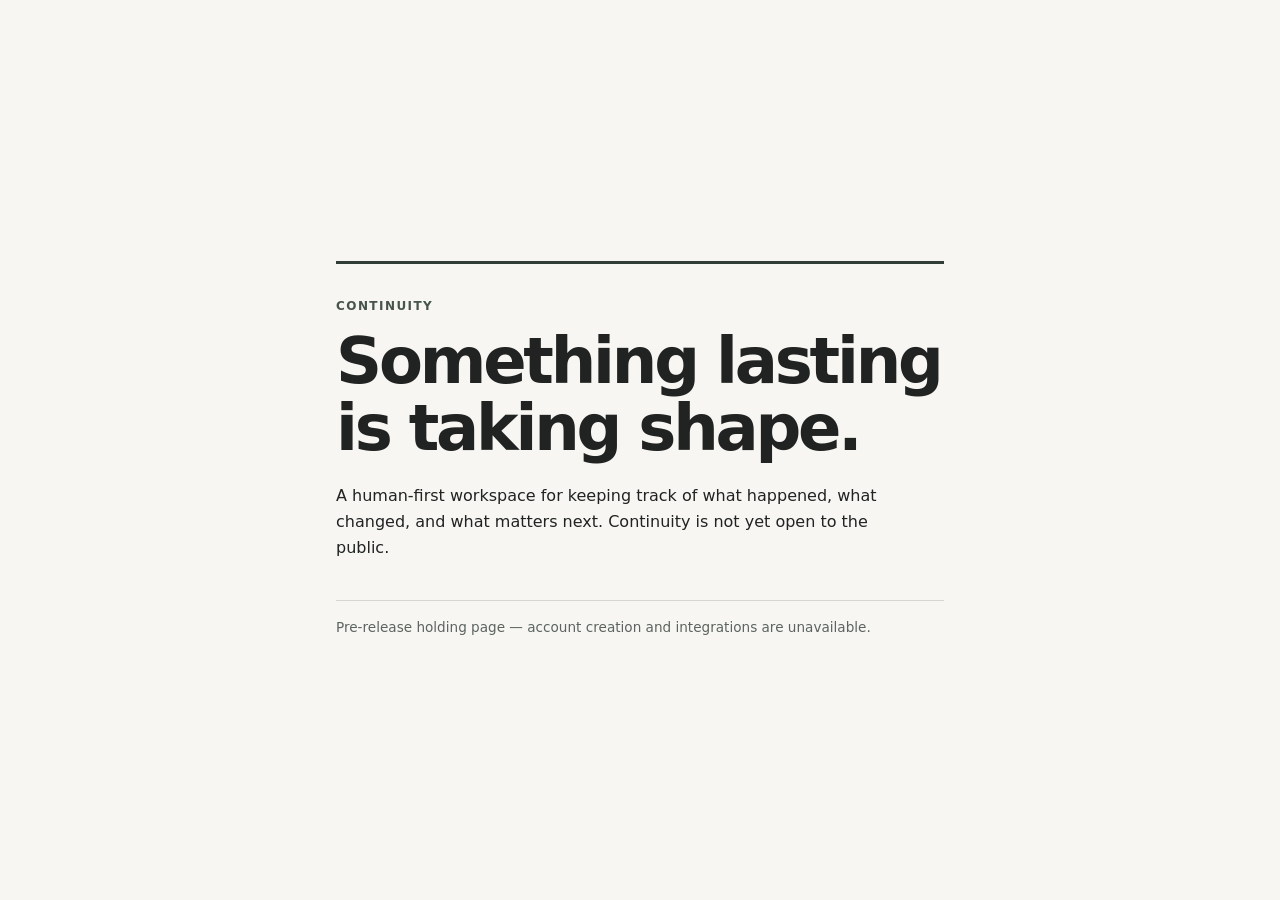
<file: deploy/production/index.html>
<!doctype html>
<html lang="en">
<head>
  <meta charset="utf-8">
  <meta name="viewport" content="width=device-width, initial-scale=1">
  <meta name="robots" content="noindex, nofollow">
  <title>Continuity — In development</title>
  <style>
    :root { color-scheme: light; }
    body { min-height: 100vh; box-sizing: border-box; margin: 0; display: grid;
      place-items: center; padding: 2rem; font: 16px/1.6 system-ui, sans-serif;
      color: #202321; background: #f7f6f3; }
    main { max-width: 38rem; width: 100%; border-top: 3px solid #303e37; padding-top: 1.3rem; }
    .kicker { font-size: .75rem; letter-spacing: .12em; text-transform: uppercase;
      font-weight: 700; color: #46554b; }
    h1 { font-size: clamp(2.5rem, 8vw, 4rem); font-weight: 550; letter-spacing: -.05em;
      line-height: 1.05; margin: .65rem 0 1.3rem; }
    p { max-width: 35rem; }
    footer { border-top: 1px solid #d7d7d1; margin-top: 2.5rem; padding-top: 1rem;
      font-size: .85rem; color: #5b645e; }
  </style>
</head>
<body>
  <main>
    <p class="kicker">Continuity</p>
    <h1>Something lasting is taking shape.</h1>
    <p>A human-first workspace for keeping track of what happened, what changed,
      and what matters next. Continuity is not yet open to the public.</p>
    <footer>Pre-release holding page — account creation and integrations are unavailable.</footer>
  </main>
</body>
</html>
</file>
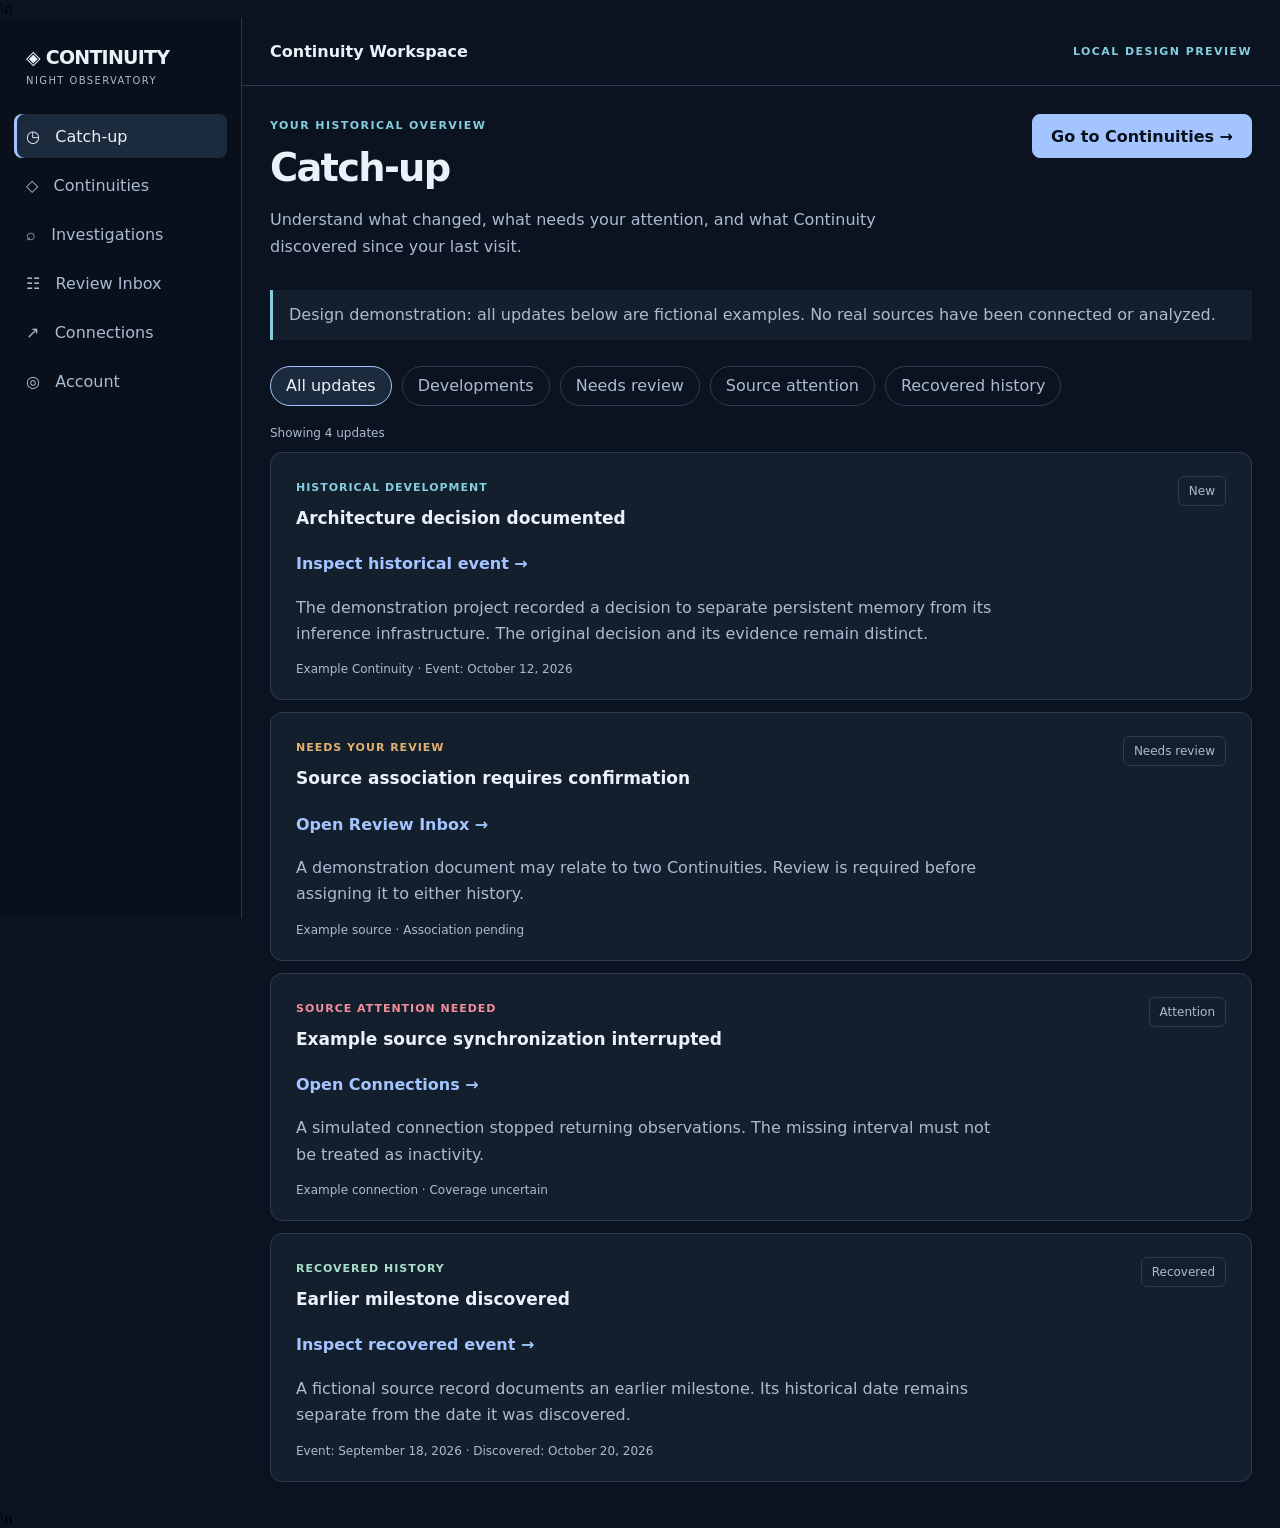
<file: deploy/staging/index.html>
<!doctype html>
<html lang="en">
<head>
  <meta name="robots" content="noindex, nofollow">
  <meta charset="utf-8">
  <meta name="viewport" content="width=device-width, initial-scale=1">
  <title>Continuity — Night Observatory Preview</title>
  <link rel="stylesheet" href="assets/css/night-observatory-tokens.css">
  <link rel="stylesheet" href="assets/css/night-observatory-shell.css">
  <link rel="stylesheet" href="assets/css/night-observatory-catchup.css">
  <link rel="stylesheet" href="assets/css/night-observatory-events.css">
  <link rel="stylesheet" href="assets/css/night-observatory-canvas.css">\n  <link rel="stylesheet" href="assets/css/night-observatory-viewport.css">
  <style>
    body { margin: 0; background: #0c1320; }

    .no-brand small {
      display: block;
      margin-top: 7px;
      color: var(--no-secondary);
      font-size: 10px;
      font-weight: 500;
      letter-spacing: .14em;
      text-transform: uppercase;
    }

    button.no-nav-item {
      width: 100%;
      border: 0;
      background: transparent;
      font: inherit;
      text-align: left;
      cursor: pointer;
    }

    button.no-nav-item[aria-current="page"] {
      background: var(--no-elevated);
      color: var(--no-text);
      box-shadow: inset 3px 0 var(--no-accent);
    }

    .no-preview-label {
      color: var(--no-information);
      font-size: 11px;
      font-weight: 700;
      letter-spacing: .13em;
      text-transform: uppercase;
    }

    .no-preview-heading {
      margin: 12px 0;
      font-size: clamp(30px, 3vw, 44px);
      font-weight: 650;
      letter-spacing: -.045em;
    }

    .no-preview-description {
      max-width: 650px;
      color: var(--no-secondary);
      line-height: 1.7;
    }

    .no-preview-grid {
      display: grid;
      grid-template-columns: repeat(2, minmax(0, 1fr));
      gap: 16px;
      margin-top: 32px;
    }

    .no-preview-card h2 {
      margin: 10px 0;
      font-size: 17px;
      font-weight: 600;
    }

    .no-preview-card p {
      margin-bottom: 0;
      color: var(--no-secondary);
      line-height: 1.6;
    }

    .no-preview-view[hidden] { display: none; }

    @media (max-width: 760px) {
      .no-preview-grid { grid-template-columns: 1fr; }
      button.no-nav-item { width: auto; white-space: nowrap; }
    }
  </style>
  <link rel="stylesheet" href="assets/css/night-observatory-navigator.css">
  <link rel="stylesheet" href="assets/css/night-observatory-junctions.css">
  <link rel="stylesheet" href="assets/css/night-observatory-branching-visuals.css">
</head>
<body>
  <div class="continuity-shell">
    <aside class="no-rail">
      <div class="no-brand">
        ◈ CONTINUITY
        <small>Night Observatory</small>
      </div>

      <nav class="no-navigation" aria-label="Main navigation">
        <button class="no-nav-item" data-view="catchup"
                aria-current="page">◷ &nbsp; Catch-up</button>
        <button class="no-nav-item" data-view="atlas">◇ &nbsp; Continuities</button>
        <button class="no-nav-item" data-view="investigations">⌕ &nbsp; Investigations</button>
        <button class="no-nav-item" data-view="review">☷ &nbsp; Review Inbox</button>
        <button class="no-nav-item" data-view="connections">↗ &nbsp; Connections</button>
        <button class="no-nav-item" data-view="account">◎ &nbsp; Account</button>
      </nav>
    </aside>

    <div class="no-workspace">
      <header class="no-topbar">
        <strong>Continuity Workspace</strong>
        <span class="no-preview-label">Local design preview</span>
      </header>

      <main class="no-content" id="mainContent">
        <section class="no-preview-view" id="view-catchup">
          <div class="no-catchup-header">
            <div>
              <span class="no-preview-label">Your historical overview</span>
              <h1 class="no-preview-heading" tabindex="-1">Catch-up</h1>
              <p class="no-preview-description">
                Understand what changed, what needs your attention,
                and what Continuity discovered since your last visit.
              </p>
            </div>
            <button class="no-primary-action" id="noGoToContinuities"
                    type="button">Go to Continuities →</button>
          </div>

          <div class="no-demo-notice" role="note">
            Design demonstration: all updates below are fictional examples.
            No real sources have been connected or analyzed.
          </div>

          <div class="no-catchup-toolbar" id="noCatchupFilters"
               role="group" aria-label="Filter Catch-up updates">
            <button class="no-filter" data-filter="all"
                    aria-pressed="true">All updates</button>
            <button class="no-filter" data-filter="development"
                    aria-pressed="false">Developments</button>
            <button class="no-filter" data-filter="review"
                    aria-pressed="false">Needs review</button>
            <button class="no-filter" data-filter="attention"
                    aria-pressed="false">Source attention</button>
            <button class="no-filter" data-filter="recovered"
                    aria-pressed="false">Recovered history</button>
          </div>

          <p id="noCatchupCount" class="no-update-meta"
             aria-live="polite">Showing 4 updates</p>

          <div class="no-update-list" id="noUpdateList">

            <article class="no-update" data-kind="development">
              <div>
                <span class="no-update-category">
                  Historical Development
                </span>
                <h2>Architecture decision documented</h2>
                <button class="no-event-open" type="button" data-no-event="architecture">Inspect historical event →</button>
                <p>
                  The demonstration project recorded a decision to separate
                  persistent memory from its inference infrastructure.
                  The original decision and its evidence remain distinct.
                </p>
                <div class="no-update-meta">
                  Example Continuity · Event: October 12, 2026
                </div>
              </div>
              <span class="no-update-state">New</span>
            </article>

            <article class="no-update" data-kind="review">
              <div>
                <span class="no-update-category">
                  Needs Your Review
                </span>
                <h2>Source association requires confirmation</h2>
                <button class="no-event-open" type="button" data-no-destination="review">Open Review Inbox →</button>
                <p>
                  A demonstration document may relate to two Continuities.
                  Review is required before assigning it to either history.
                </p>
                <div class="no-update-meta">
                  Example source · Association pending
                </div>
              </div>
              <span class="no-update-state">Needs review</span>
            </article>

            <article class="no-update" data-kind="attention">
              <div>
                <span class="no-update-category">
                  Source Attention Needed
                </span>
                <h2>Example source synchronization interrupted</h2>
                <button class="no-event-open" type="button" data-no-destination="connections">Open Connections →</button>
                <p>
                  A simulated connection stopped returning observations.
                  The missing interval must not be treated as inactivity.
                </p>
                <div class="no-update-meta">
                  Example connection · Coverage uncertain
                </div>
              </div>
              <span class="no-update-state">Attention</span>
            </article>

            <article class="no-update" data-kind="recovered">
              <div>
                <span class="no-update-category">
                  Recovered History
                </span>
                <h2>Earlier milestone discovered</h2>
                <button class="no-event-open" type="button" data-no-event="recovered">Inspect recovered event →</button>
                <p>
                  A fictional source record documents an earlier milestone.
                  Its historical date remains separate from the date
                  it was discovered.
                </p>
                <div class="no-update-meta">
                  Event: September 18, 2026 ·
                  Discovered: October 20, 2026
                </div>
              </div>
              <span class="no-update-state">Recovered</span>
            </article>

          </div>
        </section>

        <section class="no-preview-view" id="view-atlas" hidden>
          <span class="no-preview-label">Spatial workspace</span>
          <h1 class="no-preview-heading" tabindex="-1">Continuity Atlas</h1>
          <button type="button" class="no-event-open"
                  data-no-event="architecture">
            Open demonstration Continuity →
          </button>
          <div class="no-panel">
            <p class="no-preview-description">
              The 2.5D Atlas and individual Branching Canvases
              will be integrated in a subsequent implementation step.
            </p>
          </div>
        </section>

<section class="no-preview-view" id="view-continuity" hidden>
          <span class="no-preview-label">Synthetic historical workspace</span>
          <h1 class="no-preview-heading" tabindex="-1">
            Example Continuity
          </h1>
          <p class="no-preview-description">
            A temporary historical event viewer. The spatial Branching
            Canvas will replace this demonstration layout later.
          </p>

          <button class="no-event-open" id="noBackToAtlas"
                  type="button">← Back to Atlas</button>
          <button class="no-event-open" id="noBackToCatchup"
                  type="button" style="margin-left:20px">
            Return to Catch-up
          </button>


          <section class="no-panel no-canvas-region"
                   aria-labelledby="noCanvasHeading">
            <div class="no-canvas-header">
              <div>
                <span class="no-preview-label">
                  Historical visualization
                </span>
                <h2 id="noCanvasHeading">Timeline</h2>
              </div>
              <div class="no-canvas-header-actions">
                <span class="no-canvas-mode">Explore Mode</span>
                <div class="no-viewport-controls"
                     role="group" aria-label="Timeline camera controls">
                  <button type="button" id="noZoomOut"
                          aria-label="Zoom out">−</button>
                  <output id="noZoomLevel" aria-live="polite">100%</output>
                  <button type="button" id="noZoomIn"
                          aria-label="Zoom in">+</button>
                  <button type="button" id="noZoomReset"
                          aria-label="Reset Timeline view">Reset</button>
                </div>
              </div>
            </div>

            <p class="no-canvas-description">
              Select an event to inspect its history.
              All records in this preview are fictional.
            </p>

            <div class="no-canvas-scroll"
                 id="noCanvasViewport"
                 role="region"
                 tabindex="0"
                 aria-label="Historical Timeline. Use arrow keys to scroll.">
              <div class="no-canvas-stage" id="noCanvasStage">
                <p class="no-canvas-note">
                  Loading demonstration history...
                </p>
              </div>
            </div>

            <div class="no-canvas-footer">
              <span>◇ Decision</span>
              <span>⬡ Milestone</span>
              <span>Primary historical strand</span>
            </div>

            <p class="no-canvas-note">
              No speculative branches are displayed.
              The alternative event list remains available below.
            </p>
          </section>

          <div class="no-timeline-layout">
            <section class="no-panel no-timeline-list"
                     aria-label="Historical events">
              <h2>Historical events</h2>

              <button class="no-timeline-event"
                      data-no-event="architecture"
                      aria-pressed="false" type="button">
                <strong>Architecture decision documented</strong>
                <small>October 12, 2026 · Decision</small>
              </button>

              <button class="no-timeline-event"
                      data-no-event="recovered"
                      aria-pressed="false" type="button">
                <strong>Earlier milestone discovered</strong>
                <small>September 18, 2026 · Recovered History</small>
              </button>
            </section>

            <article class="no-panel no-event-inspector"
                     id="noEventInspector"
                     tabindex="-1" aria-live="polite">
              <span class="no-preview-label" id="noInspectorType">
                Historical event
              </span>
              <h2 id="noInspectorTitle">Select an event</h2>
              <p id="noInspectorDate"></p>
              <p id="noInspectorBody">
                Choose a historical event to inspect its details.
              </p>

              <div class="no-event-evidence">
                <h3>Provenance</h3>
                <p id="noInspectorEvidence">
                  Demonstration records only.
                </p>
              </div>
            </article>
          </div>
        </section>

                <section class="no-preview-view" id="view-investigations" hidden>
          <span class="no-preview-label">Evidence and provenance</span>
          <h1 class="no-preview-heading" tabindex="-1">Investigations</h1>
          <div class="no-panel">Investigation library — interface pending.</div>
        </section>

        <section class="no-preview-view" id="view-review" hidden>
          <span class="no-preview-label">Human oversight</span>
          <h1 class="no-preview-heading" tabindex="-1">Review Inbox</h1>
          <div class="no-panel">Routing review interface pending.</div>
        </section>

        <section class="no-preview-view" id="view-connections" hidden>
          <span class="no-preview-label">Permissions and sources</span>
          <h1 class="no-preview-heading" tabindex="-1">Connections</h1>
          <div class="no-panel">Connections Manager interface pending.</div>
        </section>

        <section class="no-preview-view" id="view-account" hidden>
          <span class="no-preview-label">Profile and security</span>
          <h1 class="no-preview-heading" tabindex="-1">Account</h1>
          <div class="no-panel">
            Account settings will reuse the existing C1 security protections.
          </div>
        </section>
      </main>
    </div>
  </div>

  <script>
    (() => {
      const buttons = [...document.querySelectorAll(
        '.no-navigation [data-view]'
      )];
      const views = [...document.querySelectorAll('.no-preview-view')];

      for (const button of buttons) {
        button.addEventListener('click', () => {
          const target = `view-${button.dataset.view}`;

          for (const view of views) {
            view.hidden = view.id !== target;
          }

          for (const navButton of buttons) {
            if (navButton === button) {
              navButton.setAttribute('aria-current', 'page');
            } else {
              navButton.removeAttribute('aria-current');
            }
          }

          const heading = document.querySelector(
            `#${target} h1`
          );
          heading?.focus({ preventScroll: true });
        });
      }
    })();
  </script>
  <script src="assets/js/night-observatory-catchup.js" defer></script>
  <script src="assets/js/night-observatory-timeline-data.js" defer></script>
  <script src="assets/js/night-observatory-branching-demo.js" defer></script>
  <script src="assets/js/night-observatory-multi-demo.js" defer></script>
  <script src="assets/js/night-observatory-timeline-layout.js" defer></script>
  <script src="assets/js/night-observatory-timeline-renderer.js" defer></script>
  <script src="assets/js/night-observatory-relationships.js" defer></script>
  <script src="assets/js/night-observatory-junction-semantics.js" defer></script>
  <script src="assets/js/night-observatory-junction-inspection.js" defer></script>
  <script src="assets/js/night-observatory-junction-inspector.js" defer></script>
  <script src="assets/js/night-observatory-junctions.js" defer></script>
  <script src="assets/js/night-observatory-branching-visuals.js" defer></script>
  <script src="assets/js/night-observatory-events.js" defer></script>\n  <script src="assets/js/night-observatory-viewport.js" defer></script>
  <script src="assets/js/night-observatory-navigator.js" defer></script>
  <script src="assets/js/night-observatory-camera-focus.js" defer></script>
  <script src="assets/js/night-observatory-selection.js" defer></script>
</body>
</html>
</file>
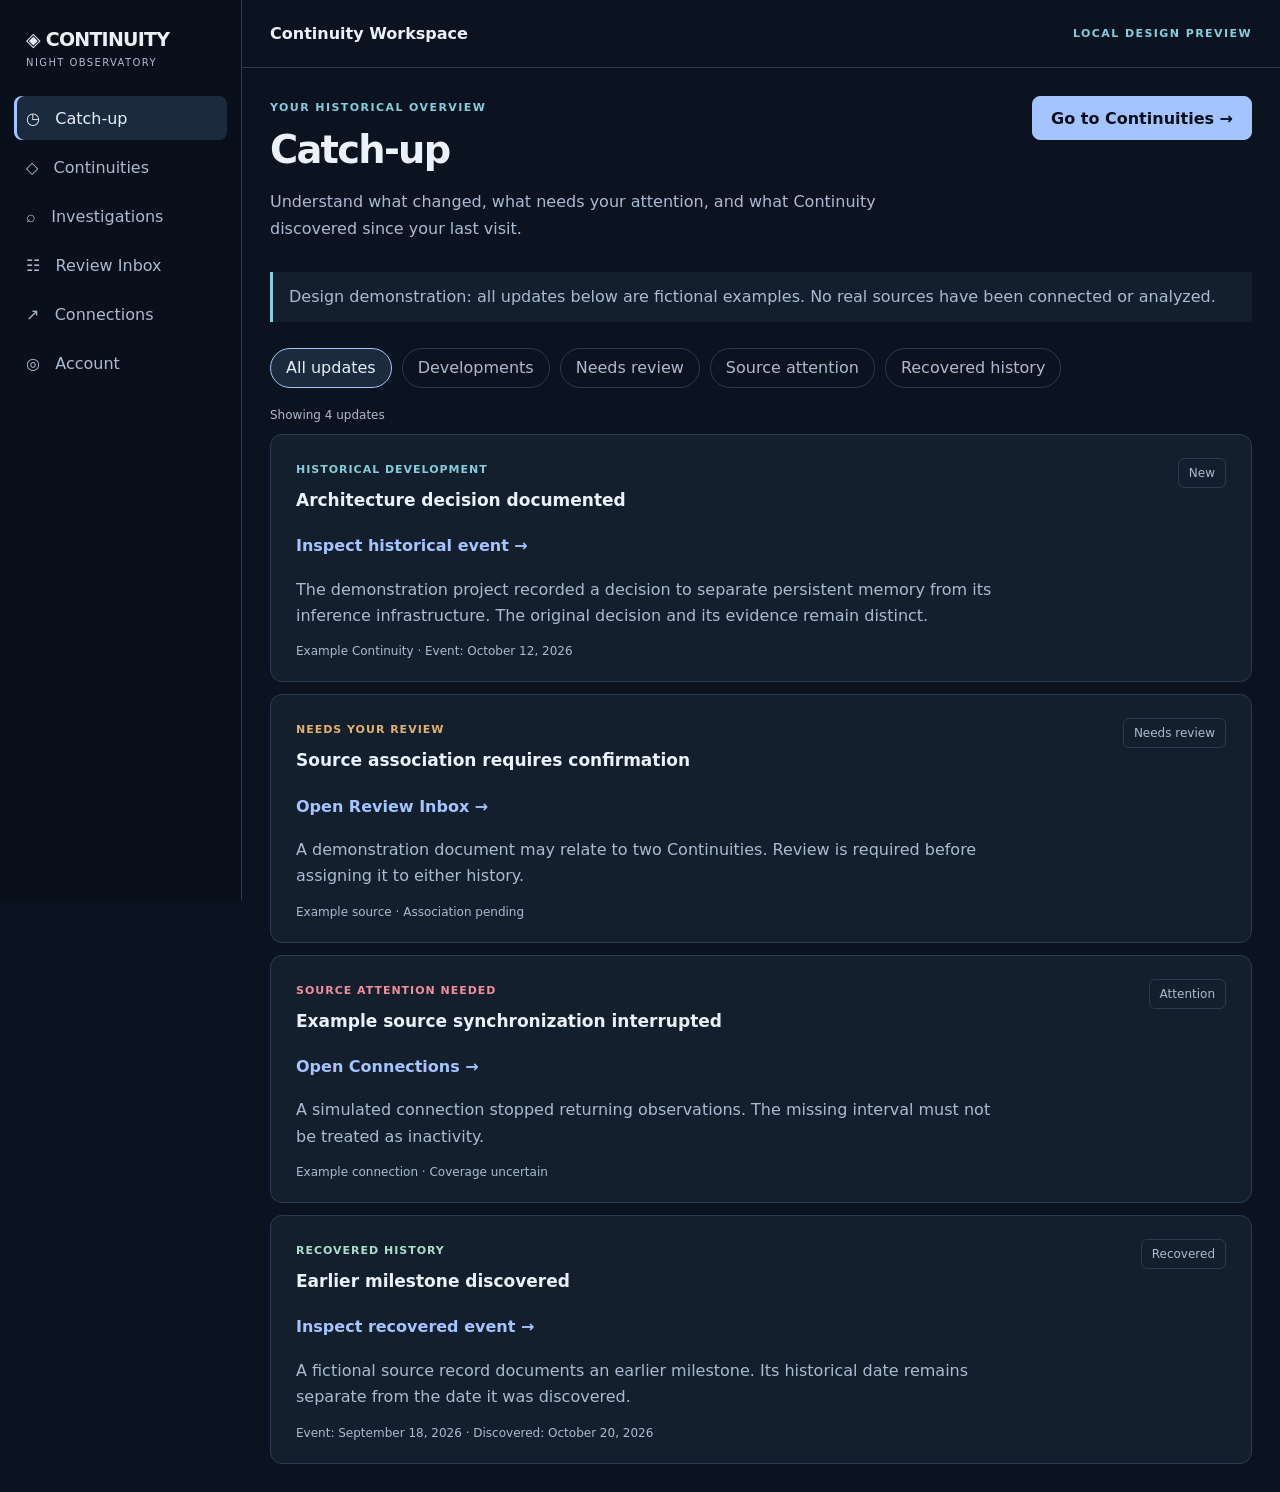
<file: frontend/night-observatory-preview.html>
<!doctype html>
<html lang="en">
<head>
  <meta charset="utf-8">
  <meta name="viewport" content="width=device-width, initial-scale=1">
  <title>Continuity — Night Observatory Preview</title>
  <link rel="stylesheet" href="assets/css/night-observatory-tokens.css">
  <link rel="stylesheet" href="assets/css/night-observatory-shell.css">
  <link rel="stylesheet" href="assets/css/night-observatory-catchup.css">
  <link rel="stylesheet" href="assets/css/night-observatory-events.css">
  <link rel="stylesheet" href="assets/css/night-observatory-canvas.css">
  <link rel="stylesheet" href="assets/css/night-observatory-viewport.css">
  <style>
    body { margin: 0; background: #0c1320; }

    .no-brand small {
      display: block;
      margin-top: 7px;
      color: var(--no-secondary);
      font-size: 10px;
      font-weight: 500;
      letter-spacing: .14em;
      text-transform: uppercase;
    }

    button.no-nav-item {
      width: 100%;
      border: 0;
      background: transparent;
      font: inherit;
      text-align: left;
      cursor: pointer;
    }

    button.no-nav-item[aria-current="page"] {
      background: var(--no-elevated);
      color: var(--no-text);
      box-shadow: inset 3px 0 var(--no-accent);
    }

    .no-preview-label {
      color: var(--no-information);
      font-size: 11px;
      font-weight: 700;
      letter-spacing: .13em;
      text-transform: uppercase;
    }

    .no-preview-heading {
      margin: 12px 0;
      font-size: clamp(30px, 3vw, 44px);
      font-weight: 650;
      letter-spacing: -.045em;
    }

    .no-preview-description {
      max-width: 650px;
      color: var(--no-secondary);
      line-height: 1.7;
    }

    .no-preview-grid {
      display: grid;
      grid-template-columns: repeat(2, minmax(0, 1fr));
      gap: 16px;
      margin-top: 32px;
    }

    .no-preview-card h2 {
      margin: 10px 0;
      font-size: 17px;
      font-weight: 600;
    }

    .no-preview-card p {
      margin-bottom: 0;
      color: var(--no-secondary);
      line-height: 1.6;
    }

    .no-preview-view[hidden] { display: none; }

    @media (max-width: 760px) {
      .no-preview-grid { grid-template-columns: 1fr; }
      button.no-nav-item { width: auto; white-space: nowrap; }
    }
  </style>
  <link rel="stylesheet" href="assets/css/night-observatory-navigator.css">
  <link rel="stylesheet" href="assets/css/night-observatory-junctions.css">
  <link rel="stylesheet" href="assets/css/night-observatory-branching-visuals.css">
</head>
<body>
  <div class="continuity-shell">
    <aside class="no-rail">
      <div class="no-brand">
        ◈ CONTINUITY
        <small>Night Observatory</small>
      </div>

      <nav class="no-navigation" aria-label="Main navigation">
        <button class="no-nav-item" data-view="catchup"
                aria-current="page">◷ &nbsp; Catch-up</button>
        <button class="no-nav-item" data-view="atlas">◇ &nbsp; Continuities</button>
        <button class="no-nav-item" data-view="investigations">⌕ &nbsp; Investigations</button>
        <button class="no-nav-item" data-view="review">☷ &nbsp; Review Inbox</button>
        <button class="no-nav-item" data-view="connections">↗ &nbsp; Connections</button>
        <button class="no-nav-item" data-view="account">◎ &nbsp; Account</button>
      </nav>
    </aside>

    <div class="no-workspace">
      <header class="no-topbar">
        <strong>Continuity Workspace</strong>
        <span class="no-preview-label">Local design preview</span>
      </header>

      <main class="no-content" id="mainContent">
        <section class="no-preview-view" id="view-catchup">
          <div class="no-catchup-header">
            <div>
              <span class="no-preview-label">Your historical overview</span>
              <h1 class="no-preview-heading" tabindex="-1">Catch-up</h1>
              <p class="no-preview-description">
                Understand what changed, what needs your attention,
                and what Continuity discovered since your last visit.
              </p>
            </div>
            <button class="no-primary-action" id="noGoToContinuities"
                    type="button">Go to Continuities →</button>
          </div>

          <div class="no-demo-notice" role="note">
            Design demonstration: all updates below are fictional examples.
            No real sources have been connected or analyzed.
          </div>

          <div class="no-catchup-toolbar" id="noCatchupFilters"
               role="group" aria-label="Filter Catch-up updates">
            <button class="no-filter" data-filter="all"
                    aria-pressed="true">All updates</button>
            <button class="no-filter" data-filter="development"
                    aria-pressed="false">Developments</button>
            <button class="no-filter" data-filter="review"
                    aria-pressed="false">Needs review</button>
            <button class="no-filter" data-filter="attention"
                    aria-pressed="false">Source attention</button>
            <button class="no-filter" data-filter="recovered"
                    aria-pressed="false">Recovered history</button>
          </div>

          <p id="noCatchupCount" class="no-update-meta"
             aria-live="polite">Showing 4 updates</p>

          <div class="no-update-list" id="noUpdateList">

            <article class="no-update" data-kind="development">
              <div>
                <span class="no-update-category">
                  Historical Development
                </span>
                <h2>Architecture decision documented</h2>
                <button class="no-event-open" type="button" data-no-event="architecture">Inspect historical event →</button>
                <p>
                  The demonstration project recorded a decision to separate
                  persistent memory from its inference infrastructure.
                  The original decision and its evidence remain distinct.
                </p>
                <div class="no-update-meta">
                  Example Continuity · Event: October 12, 2026
                </div>
              </div>
              <span class="no-update-state">New</span>
            </article>

            <article class="no-update" data-kind="review">
              <div>
                <span class="no-update-category">
                  Needs Your Review
                </span>
                <h2>Source association requires confirmation</h2>
                <button class="no-event-open" type="button" data-no-destination="review">Open Review Inbox →</button>
                <p>
                  A demonstration document may relate to two Continuities.
                  Review is required before assigning it to either history.
                </p>
                <div class="no-update-meta">
                  Example source · Association pending
                </div>
              </div>
              <span class="no-update-state">Needs review</span>
            </article>

            <article class="no-update" data-kind="attention">
              <div>
                <span class="no-update-category">
                  Source Attention Needed
                </span>
                <h2>Example source synchronization interrupted</h2>
                <button class="no-event-open" type="button" data-no-destination="connections">Open Connections →</button>
                <p>
                  A simulated connection stopped returning observations.
                  The missing interval must not be treated as inactivity.
                </p>
                <div class="no-update-meta">
                  Example connection · Coverage uncertain
                </div>
              </div>
              <span class="no-update-state">Attention</span>
            </article>

            <article class="no-update" data-kind="recovered">
              <div>
                <span class="no-update-category">
                  Recovered History
                </span>
                <h2>Earlier milestone discovered</h2>
                <button class="no-event-open" type="button" data-no-event="recovered">Inspect recovered event →</button>
                <p>
                  A fictional source record documents an earlier milestone.
                  Its historical date remains separate from the date
                  it was discovered.
                </p>
                <div class="no-update-meta">
                  Event: September 18, 2026 ·
                  Discovered: October 20, 2026
                </div>
              </div>
              <span class="no-update-state">Recovered</span>
            </article>

          </div>
        </section>

        <section class="no-preview-view" id="view-atlas" hidden>
          <span class="no-preview-label">Continuity library</span>
          <h1 class="no-preview-heading" tabindex="-1">Continuity Atlas</h1>
          <p class="no-preview-description">
            Find a Continuity, explore its historical development,
            and inspect the evidence behind documented events.
          </p>

          <div class="no-atlas-library"
               aria-label="Available Continuities">
            <article class="no-panel no-atlas-entry">
              <div class="no-atlas-entry-main">
                <span class="no-preview-label">
                  Synthetic demonstration
                </span>
                <h2>Example Continuity</h2>
                <p>
                  Explore fictional historical workstreams, milestones,
                  documented relationships, and validated junctions.
                  No real sources are connected.
                </p>
                <button type="button" class="no-event-open"
                        id="noAtlasOpen">
                  Open historical Canvas →
                </button>
              </div>
              <aside class="no-atlas-capabilities"
                     aria-label="Available workspace tools">
                <strong>Workspace tools</strong>
                <span>Historical Branching Canvas</span>
                <span>Timeline Navigator</span>
                <span>Evidence &amp; provenance Inspector</span>
              </aside>
            </article>
          </div>
        </section>

<section class="no-preview-view" id="view-continuity" hidden>
          <span class="no-preview-label">Synthetic historical workspace</span>
          <h1 class="no-preview-heading" tabindex="-1">
            Example Continuity
          </h1>
          <p class="no-preview-description">
            Explore historical workstreams, documented milestones,
            and evidence-linked connections. This preview uses fictional
            records; no live project sources are connected.
          </p>

          <button class="no-event-open" id="noBackToAtlas"
                  type="button">← Back to Atlas</button>
          <button class="no-event-open" id="noBackToCatchup"
                  type="button" style="margin-left:20px">
            Return to Catch-up
          </button>


          <div class="no-workbench">
          <section class="no-panel no-canvas-region"
                   aria-labelledby="noCanvasHeading">
            <div class="no-canvas-header">
              <div>
                <span class="no-preview-label">
                  Historical visualization
                </span>
                <h2 id="noCanvasHeading">Timeline</h2>
              </div>
              <div class="no-canvas-header-actions">
                <span class="no-canvas-mode">Explore Mode</span>
                <div class="no-viewport-controls"
                     role="group" aria-label="Timeline camera controls">
                  <button type="button" id="noZoomOut"
                          aria-label="Zoom out">−</button>
                  <output id="noZoomLevel" aria-live="polite">100%</output>
                  <button type="button" id="noZoomIn"
                          aria-label="Zoom in">+</button>
                  <button type="button" id="noZoomReset"
                          aria-label="Reset Timeline view">Reset</button>
                </div>
              </div>
            </div>

            <p class="no-canvas-description">
              Select an event to inspect its history.
              All records in this preview are fictional.
            </p>

            <div class="no-canvas-scroll"
                 id="noCanvasViewport"
                 role="region"
                 tabindex="0"
                 aria-label="Historical Timeline. Use arrow keys to scroll.">
              <div class="no-canvas-stage" id="noCanvasStage">
                <p class="no-canvas-note">
                  Loading demonstration history...
                </p>
              </div>
            </div>

            <div class="no-canvas-footer">
              <span>◇ Decision</span>
              <span>⬡ Milestone</span>
              <span>Primary historical strand</span>
            </div>

            <p class="no-canvas-note">
              No speculative branches are displayed.
              The alternative event list remains available below.
            </p>
          </section>

          <aside class="no-workbench-inspector"
                 aria-label="Historical Inspector">
            <div class="no-workbench-inspector-heading">
              <span class="no-preview-label">Inspector</span>
              <p>Historical context and supporting evidence</p>
            </div>
            <article class="no-panel no-event-inspector"
                     id="noEventInspector"
                     tabindex="-1" aria-live="polite">
              <span class="no-preview-label" id="noInspectorType">
                Historical event
              </span>
              <h2 id="noInspectorTitle">Select an event</h2>
              <p id="noInspectorDate"></p>
              <p id="noInspectorBody">
                Choose a historical event to inspect its details.
              </p>

              <div class="no-event-evidence">
                <h3>Provenance</h3>
                <p id="noInspectorEvidence">
                  Demonstration records only.
                </p>
              </div>
            </article>
          </aside>
          </div>

          <div class="no-timeline-layout">
            <section class="no-panel no-timeline-list"
                     aria-label="Historical events">
              <h2>Historical events</h2>

              <button class="no-timeline-event"
                      data-no-event="architecture"
                      aria-pressed="false" type="button">
                <strong>Architecture decision documented</strong>
                <small>October 12, 2026 · Decision</small>
              </button>

              <button class="no-timeline-event"
                      data-no-event="recovered"
                      aria-pressed="false" type="button">
                <strong>Earlier milestone discovered</strong>
                <small>September 18, 2026 · Recovered History</small>
              </button>
            </section>


          </div>
        </section>

                <section class="no-preview-view" id="view-investigations" hidden>
          <span class="no-preview-label">Evidence and provenance</span>
          <h1 class="no-preview-heading" tabindex="-1">Investigations</h1>
          <div class="no-panel">Investigation library — interface pending.</div>
        </section>

        <section class="no-preview-view" id="view-review" hidden>
          <span class="no-preview-label">Human oversight</span>
          <h1 class="no-preview-heading" tabindex="-1">Review Inbox</h1>
          <div class="no-panel">Routing review interface pending.</div>
        </section>

        <section class="no-preview-view" id="view-connections" hidden>
          <span class="no-preview-label">Permissions and sources</span>
          <h1 class="no-preview-heading" tabindex="-1">Connections</h1>
          <div class="no-panel">Connections Manager interface pending.</div>
        </section>

        <section class="no-preview-view" id="view-account" hidden>
          <span class="no-preview-label">Profile and security</span>
          <h1 class="no-preview-heading" tabindex="-1">Account</h1>
          <div class="no-panel">
            Account settings will reuse the existing C1 security protections.
          </div>
        </section>
      </main>
    </div>
  </div>

  <script>
    (() => {
      const buttons = [...document.querySelectorAll(
        '.no-navigation [data-view]'
      )];
      const views = [...document.querySelectorAll('.no-preview-view')];

      for (const button of buttons) {
        button.addEventListener('click', () => {
          const target = `view-${button.dataset.view}`;

          for (const view of views) {
            view.hidden = view.id !== target;
          }

          for (const navButton of buttons) {
            if (navButton === button) {
              navButton.setAttribute('aria-current', 'page');
            } else {
              navButton.removeAttribute('aria-current');
            }
          }

          const heading = document.querySelector(
            `#${target} h1`
          );
          heading?.focus({ preventScroll: true });
        });
      }
    })();
  </script>
  <script src="assets/js/night-observatory-catchup.js" defer></script>
  <script src="assets/js/night-observatory-timeline-data.js" defer></script>
  <script src="assets/js/night-observatory-branching-demo.js" defer></script>
  <script src="assets/js/night-observatory-multi-demo.js" defer></script>
  <script src="assets/js/night-observatory-timeline-layout.js" defer></script>
  <script src="assets/js/night-observatory-timeline-renderer.js" defer></script>
  <script src="assets/js/night-observatory-relationships.js" defer></script>
  <script src="assets/js/night-observatory-junction-semantics.js" defer></script>
  <script src="assets/js/night-observatory-junction-inspection.js" defer></script>
  <script src="assets/js/night-observatory-junction-inspector.js" defer></script>
  <script src="assets/js/night-observatory-junctions.js" defer></script>
  <script src="assets/js/night-observatory-branching-visuals.js" defer></script>
  <script src="assets/js/night-observatory-events.js" defer></script>
  <script src="assets/js/night-observatory-viewport.js" defer></script>
  <script src="assets/js/night-observatory-navigator.js" defer></script>
  <script src="assets/js/night-observatory-camera-focus.js" defer></script>
  <script src="assets/js/night-observatory-selection.js" defer></script>
</body>
</html>
</file>
<file: deploy/staging/assets/css/night-observatory-tokens.css>
/* Project Continuity — Night Observatory Design Tokens */
/* C2.1a: Foundation only. Not yet imported into the live interface. */

:root {
  /* Backgrounds */
  --no-night: #09101b;
  --no-canvas: #0c1320;
  --no-raised: #141f2e;
  --no-elevated: #1b2a3c;

  /* Borders and typography */
  --no-border: #2b3b52;
  --no-text: #ebf1f9;
  --no-secondary: #aabbd1;

  /* Semantic colors */
  --no-accent: #a4c4ff;
  --no-information: #83cddd;
  --no-caution: #e2b16d;
  --no-attested: #a8dfc9;
  --no-destructive: #f08e9b;
  --no-focus: #b6d4ff;

  /* Geometry */
  --no-radius-small: 8px;
  --no-radius-panel: 12px;
  --no-rail-width: 242px;

  /* Typography */
  --no-font-body: system-ui, -apple-system, BlinkMacSystemFont,
    "Segoe UI", sans-serif;
  --no-font-mono: ui-monospace, SFMono-Regular, Consolas, monospace;
}

/* Apply native dark controls only inside the new application shell. */
.continuity-shell {
  color-scheme: dark;
}
</file>
<file: deploy/staging/assets/css/night-observatory-shell.css>
/*
 * Project Continuity — Night Observatory Shell
 * C2.1a: Scoped application layout.
 * Not yet imported into the existing application.
 */

.continuity-shell {
  min-height: 100vh;
  min-height: 100dvh;
  display: grid;
  grid-template-columns: var(--no-rail-width) minmax(0, 1fr);
  background: var(--no-canvas);
  color: var(--no-text);
  font-family: var(--no-font-body);
}

.continuity-shell *,
.continuity-shell *::before,
.continuity-shell *::after {
  box-sizing: border-box;
}

.continuity-shell .no-rail {
  position: sticky;
  top: 0;
  display: flex;
  flex-direction: column;
  gap: 24px;
  height: 100vh;
  height: 100dvh;
  padding: 24px 14px;
  background: var(--no-night);
  border-right: 1px solid var(--no-border);
}

.continuity-shell .no-brand {
  padding: 4px 12px;
  color: var(--no-text);
  font-size: 19px;
  font-weight: 750;
  letter-spacing: -0.04em;
}

.continuity-shell .no-navigation {
  display: grid;
  gap: 5px;
}

.continuity-shell .no-nav-item {
  display: flex;
  align-items: center;
  gap: 12px;
  min-height: 44px;
  padding: 10px 12px;
  border-radius: var(--no-radius-small);
  color: var(--no-secondary);
  text-decoration: none;
}

.continuity-shell .no-nav-item:hover,
.continuity-shell .no-nav-item[aria-current="page"] {
  background: var(--no-elevated);
  color: var(--no-text);
}

.continuity-shell .no-workspace {
  min-width: 0;
  min-height: 100vh;
  display: flex;
  flex-direction: column;
}

.continuity-shell .no-topbar {
  display: flex;
  align-items: center;
  justify-content: space-between;
  min-height: 68px;
  padding: 12px 28px;
  border-bottom: 1px solid var(--no-border);
}

.continuity-shell .no-content {
  flex: 1;
  width: 100%;
  min-width: 0;
  padding: 28px;
}

.continuity-shell .no-panel {
  background: var(--no-raised);
  border: 1px solid var(--no-border);
  border-radius: var(--no-radius-panel);
  padding: 22px;
}

.continuity-shell :focus-visible {
  outline: 3px solid var(--no-focus);
  outline-offset: 3px;
}

@media (max-width: 760px) {
  .continuity-shell {
    grid-template-columns: minmax(0, 1fr);
  }

  .continuity-shell .no-rail {
    position: relative;
    height: auto;
    gap: 12px;
    padding: 14px;
    border-right: 0;
    border-bottom: 1px solid var(--no-border);
  }

  .continuity-shell .no-navigation {
    display: flex;
    overflow-x: auto;
    padding-bottom: 4px;
  }

  .continuity-shell .no-nav-item {
    flex: 0 0 auto;
  }

  .continuity-shell .no-topbar {
    padding: 12px 18px;
  }

  .continuity-shell .no-content {
    padding: 18px;
  }
}

@media (prefers-reduced-motion: reduce) {
  .continuity-shell *,
  .continuity-shell *::before,
  .continuity-shell *::after {
    scroll-behavior: auto !important;
    transition-duration: 0.01ms !important;
    animation-duration: 0.01ms !important;
  }
}
</file>
<file: deploy/staging/assets/css/night-observatory-catchup.css>
/*
 * Project Continuity — Catch-up
 * C2.1b: Night Observatory
 * Scoped to the standalone preview.
 */

.continuity-shell .no-catchup-header {
  display: flex;
  align-items: flex-start;
  justify-content: space-between;
  gap: 24px;
  margin-bottom: 30px;
}

.continuity-shell .no-catchup-header .no-preview-heading {
  margin-bottom: 8px;
}

.continuity-shell .no-catchup-header .no-preview-description {
  margin-bottom: 0;
}

.continuity-shell .no-primary-action {
  flex-shrink: 0;
  min-height: 44px;
  padding: 11px 18px;
  border: 1px solid var(--no-accent);
  border-radius: var(--no-radius-small);
  background: var(--no-accent);
  color: var(--no-night);
  font: inherit;
  font-weight: 650;
  cursor: pointer;
}

.continuity-shell .no-primary-action:hover {
  filter: brightness(1.08);
}

.continuity-shell .no-catchup-toolbar {
  display: flex;
  flex-wrap: wrap;
  align-items: center;
  gap: 10px;
  margin: 26px 0 20px;
}

.continuity-shell .no-filter {
  min-height: 40px;
  padding: 9px 15px;
  border: 1px solid var(--no-border);
  border-radius: 999px;
  background: transparent;
  color: var(--no-secondary);
  font: inherit;
  cursor: pointer;
}

.continuity-shell .no-filter:hover,
.continuity-shell .no-filter[aria-pressed="true"] {
  background: var(--no-elevated);
  color: var(--no-text);
  border-color: var(--no-accent);
}

.continuity-shell .no-update-list {
  display: grid;
  gap: 12px;
}

.continuity-shell .no-update {
  display: grid;
  grid-template-columns: minmax(0, 1fr) auto;
  align-items: start;
  gap: 22px;
  padding: 23px 25px;
  background: var(--no-raised);
  border: 1px solid var(--no-border);
  border-radius: var(--no-radius-panel);
}

.continuity-shell .no-update[hidden] {
  display: none;
}

.continuity-shell .no-update-category {
  display: inline-block;
  margin-bottom: 12px;
  color: var(--no-information);
  font-size: 11px;
  font-weight: 700;
  letter-spacing: .09em;
  text-transform: uppercase;
}

.continuity-shell .no-update[data-kind="review"]
.no-update-category {
  color: var(--no-caution);
}

.continuity-shell .no-update[data-kind="attention"]
.no-update-category {
  color: var(--no-destructive);
}

.continuity-shell .no-update[data-kind="recovered"]
.no-update-category {
  color: var(--no-attested);
}

.continuity-shell .no-update h2 {
  margin: 0 0 10px;
  font-size: 17px;
  font-weight: 650;
  line-height: 1.45;
}

.continuity-shell .no-update p {
  margin: 0;
  max-width: 70ch;
  color: var(--no-secondary);
  line-height: 1.65;
}

.continuity-shell .no-update-meta {
  margin-top: 15px;
  color: var(--no-secondary);
  font-size: 12px;
}

.continuity-shell .no-update-state {
  padding: 7px 10px;
  border: 1px solid var(--no-border);
  border-radius: 6px;
  color: var(--no-secondary);
  font-size: 12px;
  white-space: nowrap;
}

.continuity-shell .no-demo-notice {
  padding: 12px 16px;
  margin-top: 20px;
  border-left: 3px solid var(--no-information);
  background: var(--no-raised);
  color: var(--no-secondary);
  line-height: 1.6;
}

@media (max-width: 760px) {
  .continuity-shell .no-catchup-header {
    flex-direction: column;
  }

  .continuity-shell .no-update {
    grid-template-columns: 1fr;
    padding: 20px;
    gap: 12px;
  }

  .continuity-shell .no-update-state {
    justify-self: start;
  }
}
</file>
<file: deploy/staging/assets/css/night-observatory-events.css>
/* Night Observatory — Historical event navigation */

.continuity-shell .no-event-open {
  display: inline-flex;
  align-items: center;
  min-height: 38px;
  margin: 4px 0 12px;
  padding: 6px 0;
  border: 0;
  background: transparent;
  color: var(--no-accent);
  font: inherit;
  font-weight: 650;
  text-align: left;
  cursor: pointer;
}

.continuity-shell .no-event-open:hover {
  text-decoration: underline;
}

.continuity-shell .no-timeline-layout {
  display: grid;
  grid-template-columns: minmax(230px, .8fr) minmax(0, 1.2fr);
  align-items: start;
  gap: 18px;
  margin-top: 22px;
}

.continuity-shell .no-timeline-list {
  display: grid;
  gap: 10px;
}

.continuity-shell .no-timeline-list h2 {
  font-size: 16px;
  margin: 0 0 12px;
}

.continuity-shell .no-timeline-event {
  display: grid;
  gap: 7px;
  width: 100%;
  padding: 16px;
  background: var(--no-canvas);
  border: 1px solid var(--no-border);
  border-radius: var(--no-radius-small);
  color: var(--no-text);
  font: inherit;
  text-align: left;
  cursor: pointer;
}

.continuity-shell .no-timeline-event[aria-pressed="true"] {
  border-color: var(--no-accent);
  background: var(--no-elevated);
}

.continuity-shell .no-timeline-event small {
  color: var(--no-secondary);
  line-height: 1.5;
}

.continuity-shell .no-event-inspector {
  min-width: 0;
  scroll-margin-top: 20px;
}

.continuity-shell .no-event-inspector h2 {
  font-size: 23px;
  line-height: 1.35;
}

.continuity-shell .no-event-inspector p {
  color: var(--no-secondary);
  line-height: 1.7;
}

.continuity-shell .no-event-evidence {
  margin-top: 22px;
  padding-top: 18px;
  border-top: 1px solid var(--no-border);
}

.continuity-shell .no-event-evidence h3 {
  font-size: 14px;
}

@media (max-width: 760px) {
  .continuity-shell .no-timeline-layout {
    grid-template-columns: minmax(0, 1fr);
  }
}
</file>
<file: deploy/staging/assets/css/night-observatory-canvas.css>
/*
 * Project Continuity — Night Observatory
 * C2.1b: Initial historical Canvas foundation.
 */

.continuity-shell .no-canvas-region {
  margin-top: 24px;
  overflow: hidden;
}

.continuity-shell .no-canvas-header {
  display: flex;
  align-items: center;
  justify-content: space-between;
  gap: 16px;
}

.continuity-shell .no-canvas-header h2 {
  margin: 8px 0 0;
  font-size: 22px;
}

.continuity-shell .no-canvas-mode {
  padding: 8px 12px;
  border: 1px solid var(--no-border);
  border-radius: 7px;
  color: var(--no-secondary);
  font-size: 12px;
}

.continuity-shell .no-canvas-description,
.continuity-shell .no-canvas-note {
  color: var(--no-secondary);
  line-height: 1.6;
}

.continuity-shell .no-canvas-description {
  margin: 14px 0 20px;
}

.continuity-shell .no-canvas-scroll {
  overflow-x: auto;
  border: 1px solid var(--no-border);
  border-radius: var(--no-radius-small);
  background: var(--no-canvas);
}

.continuity-shell .no-canvas-stage {
  position: relative;
  min-width: 700px;
  height: 280px;
}

.continuity-shell .no-canvas-lines {
  position: absolute;
  inset: 0;
  width: 100%;
  height: 100%;
  pointer-events: none;
}

.continuity-shell .no-canvas-node {
  position: absolute;
  display: flex;
  flex-direction: column;
  align-items: center;
  gap: 8px;
  width: 190px;
  padding: 8px;
  border: 1px solid transparent;
  background: transparent;
  transform: translate(-50%, -50%);
  color: var(--no-text);
  text-align: center;
  cursor: pointer;
}

.continuity-shell .no-canvas-node:hover {
  border-color: var(--no-border);
  background: var(--no-raised);
}

.continuity-shell .no-canvas-node[aria-pressed="true"] {
  border-color: var(--no-accent);
  background: var(--no-elevated);
}

.continuity-shell .no-canvas-earlier {
  left: 25%;
  top: 58%;
}

.continuity-shell .no-canvas-later {
  left: 72%;
  top: 33%;
}

.continuity-shell .no-canvas-shape {
  display: block;
  width: 30px;
  height: 30px;
  flex-shrink: 0;
  background: var(--no-information);
  border: 3px solid var(--no-canvas);
  box-shadow: 0 0 0 2px var(--no-information);
}

.continuity-shell .no-canvas-decision {
  background: var(--no-accent);
  box-shadow: 0 0 0 2px var(--no-accent);
  transform: rotate(45deg) scale(.75);
  border-radius: 3px;
}

.continuity-shell .no-canvas-milestone {
  clip-path: polygon(
    25% 0%, 75% 0%, 100% 50%,
    75% 100%, 25% 100%, 0% 50%
  );
}

.continuity-shell .no-canvas-node-label {
  display: grid;
  gap: 5px;
  padding: 6px 9px;
  background: var(--no-night);
  border: 1px solid var(--no-border);
  border-radius: 7px;
}

.continuity-shell .no-canvas-node-label strong {
  font-size: 12px;
  font-weight: 650;
}

.continuity-shell .no-canvas-node-label small {
  color: var(--no-secondary);
  font-size: 11px;
}

.continuity-shell .no-canvas-time-labels {
  position: absolute;
  left: 8%;
  right: 8%;
  bottom: 12px;
  display: flex;
  justify-content: space-between;
  color: var(--no-secondary);
  font-size: 11px;
}

.continuity-shell .no-canvas-footer {
  display: flex;
  flex-wrap: wrap;
  gap: 18px;
  margin-top: 16px;
  color: var(--no-secondary);
  font-size: 12px;
}

.continuity-shell .no-canvas-note {
  margin: 12px 0 0;
  font-size: 12px;
}

@media (max-width: 760px) {
  .continuity-shell .no-canvas-header {
    align-items: flex-start;
  }
}


/* Historical workstream identification */
.continuity-shell .no-canvas-lane-label {
  position: absolute;
  left: 16px;
  z-index: 1;
  max-width: 145px;
  color: var(--no-secondary);
  font-size: 11px;
  line-height: 1.4;
  pointer-events: none;
}


/* Synthetic Timeline scenario selector */
.continuity-shell .no-demo-mode {
  display: flex;
  align-items: center;
  flex-wrap: wrap;
  gap: 10px;
  margin: 12px 0 20px;
}

.continuity-shell .no-demo-mode a {
  display: inline-flex;
  align-items: center;
  min-height: 40px;
  padding: 9px 14px;
  border: 1px solid var(--no-border);
  border-radius: var(--no-radius-small);
  color: var(--no-secondary);
  text-decoration: none;
}

.continuity-shell .no-demo-mode a:hover,
.continuity-shell .no-demo-mode a[aria-current="page"] {
  background: var(--no-elevated);
  color: var(--no-text);
  border-color: var(--no-accent);
}

.continuity-shell .no-demo-mode small {
  width: 100%;
  color: var(--no-secondary);
  line-height: 1.5;
}
</file>
<file: deploy/staging/assets/css/night-observatory-viewport.css>
/* Continuity C2.1c — Canvas viewport controls */

.continuity-shell .no-canvas-header-actions {
  display: flex;
  align-items: center;
  justify-content: flex-end;
  flex-wrap: wrap;
  gap: 12px;
}

.continuity-shell .no-viewport-controls {
  display: flex;
  align-items: center;
  gap: 5px;
}

.continuity-shell .no-viewport-controls button {
  min-width: 38px;
  min-height: 38px;
  padding: 7px 11px;
  border: 1px solid var(--no-border);
  border-radius: 7px;
  background: var(--no-raised);
  color: var(--no-text);
  font: inherit;
  cursor: pointer;
}

.continuity-shell .no-viewport-controls button:hover:not(:disabled) {
  border-color: var(--no-accent);
}

.continuity-shell .no-viewport-controls button:disabled {
  opacity: .4;
  cursor: not-allowed;
}

.continuity-shell #noZoomLevel {
  min-width: 50px;
  text-align: center;
  color: var(--no-secondary);
  font-size: 12px;
}

.continuity-shell #noCanvasViewport {
  height: 320px;
  overflow: auto;
  cursor: grab;
  overscroll-behavior: contain;
}

.continuity-shell #noCanvasViewport.no-dragging {
  cursor: grabbing;
  user-select: none;
}

.continuity-shell #noCanvasViewport .no-canvas-stage {
  min-width: 0;
}

.continuity-shell #noCanvasViewport button {
  cursor: pointer;
}

@media (max-width: 760px) {
  .continuity-shell .no-canvas-header {
    flex-wrap: wrap;
  }

  .continuity-shell .no-canvas-header-actions {
    width: 100%;
    justify-content: space-between;
  }
}
</file>
<file: deploy/staging/assets/css/night-observatory-navigator.css>
/* C2.1c — Flat historical overview, independent of Canvas zoom. */

.continuity-shell .no-timeline-navigator {
  position: sticky;
  bottom: 12px;
  z-index: 8;
  width: min(760px, calc(100% - 24px));
  margin: 16px auto;
  padding: 12px 16px;
  background: var(--no-raised);
  border: 1px solid var(--no-border);
  border-radius: 12px;
  box-shadow: 0 12px 36px rgb(0 0 0 / 0.3);
}

.continuity-shell .no-navigator-heading {
  display: flex;
  align-items: center;
  justify-content: space-between;
  flex-wrap: wrap;
  gap: 8px;
  margin-bottom: 10px;
  color: var(--no-text);
  font-size: 12px;
}

.continuity-shell .no-navigator-heading span {
  color: var(--no-secondary);
  font-size: 11px;
}

.continuity-shell .no-navigator-map {
  position: relative;
  height: 92px;
  overflow: hidden;
  background: var(--no-canvas);
  border: 1px solid var(--no-border);
  border-radius: 7px;
}

.continuity-shell .no-navigator-map svg {
  position: absolute;
  inset: 0;
  display: block;
  width: 100%;
  height: 100%;
  pointer-events: none;
}

.continuity-shell .no-navigator-window {
  position: absolute;
  z-index: 1;
  box-sizing: border-box;
  border: 2px solid var(--no-focus);
  border-radius: 4px;
  background: rgb(164 196 255 / 0.12);
  pointer-events: none;
}

.continuity-shell .no-navigator-window[hidden] {
  display: none;
}

.continuity-shell .no-navigator-hit {
  position: absolute;
  inset: 0;
  z-index: 2;
  width: 100%;
  height: 100%;
  padding: 0;
  border: 0;
  background: transparent;
  cursor: crosshair;
  touch-action: none;
}

.continuity-shell .no-navigator-hit:focus-visible {
  outline: 2px solid var(--no-focus);
  outline-offset: -3px;
}

.continuity-shell .no-navigator-hint {
  margin: 8px 0 0;
  font-size: 11px;
  color: var(--no-secondary);
}

@media (max-width: 680px) {
  .continuity-shell .no-timeline-navigator {
    width: calc(100% - 16px);
    padding: 10px;
    bottom: 6px;
  }

  .continuity-shell .no-navigator-map {
    height: 76px;
  }
}

@media (prefers-reduced-motion: reduce) {
  .continuity-shell .no-timeline-navigator {
    scroll-behavior: auto;
  }
}


/* The selected historical event, independent of viewport outline. */
.continuity-shell .no-navigator-selected {
  position: absolute;
  z-index: 2;
  width: 12px;
  height: 12px;
  border: 2px solid var(--no-text);
  border-radius: 50%;
  background: var(--no-accent);
  box-shadow:
    0 0 0 4px rgb(164 196 255 / 0.18),
    0 0 12px rgb(164 196 255 / 0.4);
  transform: translate(-50%, -50%);
  pointer-events: none;
}

.continuity-shell .no-navigator-selected[hidden] {
  display: none;
}


/* Documented relationship marker in the miniature Timeline */
.continuity-shell .no-navigator-relationship {
  position: absolute;
  z-index: 4;
  width: 20px;
  height: 20px;
  padding: 0;
  display: grid;
  place-items: center;
  border: 2px solid var(--no-attested);
  border-radius: 50%;
  background: var(--no-raised);
  color: var(--no-attested);
  font-size: 12px;
  transform: translate(-50%, -50%);
  cursor: pointer;
}

.continuity-shell .no-navigator-relationship:focus-visible {
  outline: 2px solid var(--no-focus);
  outline-offset: 2px;
}

.continuity-shell
.no-navigator-selected[data-kind="relationship"] {
  border-color: var(--no-attested);
  background: var(--no-attested);
}


/* Active state for the miniature relationship arrow. */
.continuity-shell
.no-navigator-relationship[aria-pressed="true"] {
  background: var(--no-attested);
  border-color: var(--no-attested);
  color: var(--no-night);
  box-shadow:
    0 0 0 4px rgb(168 223 201 / 0.2),
    0 0 16px rgb(168 223 201 / 0.5);
}

/* Empty Inspector after an explicit deselection. */
.continuity-shell .no-inspector-empty-state {
  padding: 24px 16px;
  color: var(--no-secondary);
  text-align: center;
}

.continuity-shell .no-inspector-empty-state strong {
  display: block;
  margin-bottom: 10px;
  color: var(--no-text);
  font-size: 15px;
}

.continuity-shell .no-inspector-empty-state p {
  max-width: 360px;
  margin: 0 auto;
  font-size: 13px;
  line-height: 1.6;
}


/* Preserve the original Inspector's children on deselection. */
.continuity-shell #noEventInspector.no-selection-empty
  > :not(.no-inspector-empty-state) {
  display: none !important;
}

/* Interactive miniature historical nodes. */
.continuity-shell .no-navigator-event {
  position: absolute;
  z-index: 4;
  box-sizing: border-box;
  display: block;
  width: 15px;
  height: 15px;
  min-width: 0;
  min-height: 0;
  padding: 0;
  border: 2px solid var(--no-text);
  border-radius: 50%;
  background: var(--no-marker-color);
  transform: translate(-50%, -50%);
  cursor: pointer;
  transition: box-shadow 120ms ease;
}

.continuity-shell .no-navigator-event[data-shape="diamond"] {
  border-radius: 2px;
  transform: translate(-50%, -50%) rotate(45deg);
}

.continuity-shell .no-navigator-event[aria-pressed="true"] {
  box-shadow:
    0 0 0 4px rgb(164 196 255 / 0.22),
    0 0 16px 4px var(--no-marker-color);
}

.continuity-shell .no-navigator-event:focus-visible {
  outline: 2px solid var(--no-focus);
  outline-offset: 5px;
}

/* Event marker buttons now own their selection glow. */
.continuity-shell .no-navigator-selected[data-kind="event"] {
  display: none;
}

@media (prefers-reduced-motion: reduce) {
  .continuity-shell .no-navigator-event {
    transition: none;
  }
}
</file>
<file: deploy/staging/assets/css/night-observatory-junctions.css>
/* Evidence-linked connections in the historical Canvas. */

.continuity-shell .no-junction-overlay {
  position: absolute;
  inset: 0;
  z-index: 2;
  width: 100%;
  height: 100%;
  pointer-events: none;
  overflow: visible;
}

.continuity-shell .no-junction-path {
  fill: none;
  stroke: var(--no-attested);
  stroke-width: 3;
  stroke-linecap: round;
  vector-effect: non-scaling-stroke;
}

.continuity-shell .no-junction-marker {
  position: absolute;
  z-index: 5;
  transform: translate(-50%, -50%);
  min-width: 52px;
  min-height: 32px;
  padding: 5px 9px;
  border: 1px solid var(--no-attested);
  border-radius: 999px;
  background: var(--no-raised);
  color: var(--no-text);
  font-size: 11px;
  font-weight: 600;
  cursor: pointer;
}

.continuity-shell .no-junction-marker:hover,
.continuity-shell .no-junction-marker:focus-visible {
  outline: 2px solid var(--no-focus);
  outline-offset: 2px;
}

.continuity-shell .no-junction-panel {
  position: absolute;
  z-index: 6;
  transform: translate(-50%, 24px);
  width: min(260px, 70%);
  padding: 14px;
  border: 1px solid var(--no-border);
  border-radius: 10px;
  background: var(--no-elevated);
  color: var(--no-text);
  box-shadow: 0 12px 32px rgb(0 0 0 / 0.35);
}

.continuity-shell .no-junction-panel[hidden] {
  display: none;
}

.continuity-shell .no-junction-panel strong {
  display: block;
  margin-bottom: 8px;
  font-size: 13px;
}

.continuity-shell .no-junction-panel p {
  margin: 0 0 10px;
  font-size: 12px;
  line-height: 1.5;
}

.continuity-shell .no-junction-panel small {
  display: block;
  color: var(--no-secondary);
  line-height: 1.5;
}

.continuity-shell .no-junction-close {
  margin-top: 10px;
  padding: 5px 9px;
  border: 1px solid var(--no-border);
  border-radius: 6px;
  background: var(--no-raised);
  color: var(--no-text);
  cursor: pointer;
}


/* Active relationship inspection, independent of hover/focus. */
.continuity-shell .no-junction-marker.no-junction-active {
  background: var(--no-elevated);
  border-color: var(--no-attested);
  box-shadow: 0 0 0 3px rgb(168 223 201 / 0.18);
}


/* C2.2 — Shared Event and Relationship Inspector */

.continuity-shell #noEventInspector.no-relationship-inspecting
  > :not(.no-junction-panel) {
  display: none !important;
}

.continuity-shell #noEventInspector .no-junction-panel {
  position: relative;
  inset: auto;
  transform: none;
  z-index: auto;
  box-sizing: border-box;
  width: 100%;
  max-width: none;
  margin: 0;
  padding: 16px;
  background: transparent;
  border: 0;
  border-radius: 0;
  box-shadow: none;
}

.continuity-shell #noEventInspector .no-junction-panel[hidden] {
  display: none !important;
}

.continuity-shell .no-relationship-endpoints {
  padding: 10px 12px;
  border: 1px solid var(--no-border);
  border-radius: 8px;
  background: var(--no-raised);
  color: var(--no-text);
  font-weight: 600;
  line-height: 1.5;
}

.continuity-shell .no-relationship-evidence {
  display: block;
  padding: 10px 12px;
  border-left: 2px solid var(--no-attested);
  color: var(--no-secondary);
  overflow-wrap: anywhere;
}


/* Relationship as a first-class historical list item */
.continuity-shell .no-timeline-relationship {
  display: block;
  box-sizing: border-box;
  width: 100%;
  padding: 16px 18px;
  border: 1px solid var(--no-attested);
  border-radius: 10px;
  background: var(--no-canvas);
  color: var(--no-text);
  font: inherit;
  text-align: left;
  cursor: pointer;
}

.continuity-shell .no-timeline-relationship strong,
.continuity-shell .no-timeline-relationship small {
  display: block;
}

.continuity-shell .no-timeline-relationship small {
  margin-top: 8px;
  color: var(--no-secondary);
  line-height: 1.5;
}

.continuity-shell .no-timeline-relationship[aria-pressed="true"] {
  background: var(--no-elevated);
  outline: 2px solid var(--no-attested);
  outline-offset: -2px;
}

.continuity-shell .no-timeline-relationship:focus-visible {
  outline: 2px solid var(--no-focus);
  outline-offset: 2px;
}
</file>
<file: deploy/staging/assets/css/night-observatory-branching-visuals.css>
/* Synthetic evidence-validated junction annotations. */

.continuity-shell .no-branch-tags {
  position: absolute;
  z-index: 3;
  display: flex;
  flex-direction: column;
  align-items: flex-start;
  gap: 5px;
  width: max-content;
  max-width: 145px;
  transform: translate(24px, -50%);
  pointer-events: none;
}

.continuity-shell .no-branch-tag {
  display: inline-block;
  padding: 4px 8px;
  border: 1px solid var(--no-border);
  border-radius: 6px;
  background: var(--no-raised);
  color: var(--no-text);
  font-size: 10px;
  font-weight: 600;
  line-height: 1.4;
  white-space: nowrap;
}

.continuity-shell .no-branch-tag[data-kind="divergence"] {
  border-color: var(--no-information);
  color: var(--no-information);
}

.continuity-shell .no-branch-tag[data-kind="convergence"] {
  border-color: var(--no-accent);
  color: var(--no-accent);
}

.continuity-shell .no-branch-tag[data-kind="shared-milestone"] {
  border-color: var(--no-attested);
  color: var(--no-attested);
}

.continuity-shell .no-branch-mini-tag {
  position: absolute;
  z-index: 3;
  box-sizing: border-box;
  transform: translate(11px, -125%);
  padding: 2px 4px;
  border: 1px solid var(--no-attested);
  border-radius: 4px;
  background: var(--no-raised);
  color: var(--no-attested);
  font-size: 9px;
  font-weight: 700;
  line-height: 1.1;
  white-space: nowrap;
  pointer-events: none;
}


/* Step 5B: independently selectable, validated junctions. */
.continuity-shell .no-branch-tag {
  appearance: none;
  font: inherit;
  font-size: 10px;
  font-weight: 600;
  pointer-events: auto;
  cursor: pointer;
}
.continuity-shell .no-branch-tag:focus-visible,
.continuity-shell .no-branch-mini-button:focus-visible {
  outline: 2px solid #e7f3ff;
  outline-offset: 3px;
}
.continuity-shell .no-branch-tag[aria-pressed="true"] {
  background: #1b3249;
  box-shadow: 0 0 0 3px rgb(150 204 241 / .25),
              0 0 14px rgb(150 204 241 / .55);
}
.continuity-shell .no-branch-mini-tag {
  display: flex;
  align-items: center;
  gap: 3px;
  pointer-events: none;
}
.continuity-shell .no-branch-mini-button {
  appearance: none;
  min-width: 17px;
  min-height: 17px;
  padding: 2px 4px;
  border: 1px solid currentColor;
  border-radius: 4px;
  background: #172739;
  color: #a8dfc9;
  font: 700 10px/1 sans-serif;
  cursor: pointer;
  pointer-events: auto;
}
.continuity-shell .no-branch-mini-button[data-kind="divergence"] {
  color: #a4c4ff;
}
.continuity-shell .no-branch-mini-button[data-kind="convergence"] {
  color: #83cddd;
}
.continuity-shell .no-branch-mini-button[aria-pressed="true"] {
  box-shadow: 0 0 0 3px rgb(150 204 241 / .22),
              0 0 12px currentColor;
}
/* Keep the pre-existing event and relationship DOM intact. */
.continuity-shell #noEventInspector.no-junction-inspecting
  > :not(.no-junction-inspector-view) {
  display: none !important;
}
.continuity-shell .no-junction-inspector-view {
  display: flex;
  flex-direction: column;
  gap: 12px;
}
.continuity-shell .no-junction-inspector-view h3,
.continuity-shell .no-junction-inspector-view h4 { margin: 0; }
.continuity-shell .no-junction-inspector-view p { margin: 0; }
.continuity-shell .no-junction-inspector-section ul {
  margin: 6px 0 0;
  padding-left: 19px;
}
.continuity-shell .no-junction-inspector-notice {
  color: #a8dfc9;
  font-size: 12px;
}
</file>
<file: frontend/assets/css/night-observatory-tokens.css>
/* Project Continuity — Night Observatory Design Tokens */
/* C2.1a: Foundation only. Not yet imported into the live interface. */

:root {
  /* Backgrounds */
  --no-night: #09101b;
  --no-canvas: #0c1320;
  --no-raised: #141f2e;
  --no-elevated: #1b2a3c;

  /* Borders and typography */
  --no-border: #2b3b52;
  --no-text: #ebf1f9;
  --no-secondary: #aabbd1;

  /* Semantic colors */
  --no-accent: #a4c4ff;
  --no-information: #83cddd;
  --no-caution: #e2b16d;
  --no-attested: #a8dfc9;
  --no-destructive: #f08e9b;
  --no-focus: #b6d4ff;

  /* Geometry */
  --no-radius-small: 8px;
  --no-radius-panel: 12px;
  --no-rail-width: 242px;

  /* Typography */
  --no-font-body: system-ui, -apple-system, BlinkMacSystemFont,
    "Segoe UI", sans-serif;
  --no-font-mono: ui-monospace, SFMono-Regular, Consolas, monospace;
}

/* Apply native dark controls only inside the new application shell. */
.continuity-shell {
  color-scheme: dark;
}
</file>
<file: frontend/assets/css/night-observatory-shell.css>
/*
 * Project Continuity — Night Observatory Shell
 * C2.1a: Scoped application layout.
 * Not yet imported into the existing application.
 */

.continuity-shell {
  min-height: 100vh;
  min-height: 100dvh;
  display: grid;
  grid-template-columns: var(--no-rail-width) minmax(0, 1fr);
  background: var(--no-canvas);
  color: var(--no-text);
  font-family: var(--no-font-body);
}

.continuity-shell *,
.continuity-shell *::before,
.continuity-shell *::after {
  box-sizing: border-box;
}

.continuity-shell .no-rail {
  position: sticky;
  top: 0;
  display: flex;
  flex-direction: column;
  gap: 24px;
  height: 100vh;
  height: 100dvh;
  padding: 24px 14px;
  background: var(--no-night);
  border-right: 1px solid var(--no-border);
}

.continuity-shell .no-brand {
  padding: 4px 12px;
  color: var(--no-text);
  font-size: 19px;
  font-weight: 750;
  letter-spacing: -0.04em;
}

.continuity-shell .no-navigation {
  display: grid;
  gap: 5px;
}

.continuity-shell .no-nav-item {
  display: flex;
  align-items: center;
  gap: 12px;
  min-height: 44px;
  padding: 10px 12px;
  border-radius: var(--no-radius-small);
  color: var(--no-secondary);
  text-decoration: none;
}

.continuity-shell .no-nav-item:hover,
.continuity-shell .no-nav-item[aria-current="page"] {
  background: var(--no-elevated);
  color: var(--no-text);
}

.continuity-shell .no-workspace {
  min-width: 0;
  min-height: 100vh;
  display: flex;
  flex-direction: column;
}

.continuity-shell .no-topbar {
  display: flex;
  align-items: center;
  justify-content: space-between;
  min-height: 68px;
  padding: 12px 28px;
  border-bottom: 1px solid var(--no-border);
}

.continuity-shell .no-content {
  flex: 1;
  width: 100%;
  min-width: 0;
  padding: 28px;
}

.continuity-shell .no-panel {
  background: var(--no-raised);
  border: 1px solid var(--no-border);
  border-radius: var(--no-radius-panel);
  padding: 22px;
}

.continuity-shell :focus-visible {
  outline: 3px solid var(--no-focus);
  outline-offset: 3px;
}

@media (max-width: 760px) {
  .continuity-shell {
    grid-template-columns: minmax(0, 1fr);
  }

  .continuity-shell .no-rail {
    position: relative;
    height: auto;
    gap: 12px;
    padding: 14px;
    border-right: 0;
    border-bottom: 1px solid var(--no-border);
  }

  .continuity-shell .no-navigation {
    display: flex;
    overflow-x: auto;
    padding-bottom: 4px;
  }

  .continuity-shell .no-nav-item {
    flex: 0 0 auto;
  }

  .continuity-shell .no-topbar {
    padding: 12px 18px;
  }

  .continuity-shell .no-content {
    padding: 18px;
  }
}

@media (prefers-reduced-motion: reduce) {
  .continuity-shell *,
  .continuity-shell *::before,
  .continuity-shell *::after {
    scroll-behavior: auto !important;
    transition-duration: 0.01ms !important;
    animation-duration: 0.01ms !important;
  }
}


/* C2 interface consolidation: reduce prototype header dominance. */
.continuity-shell #view-continuity > .no-preview-heading {
  margin: 10px 0;
  font-size: clamp(28px, 2.5vw, 38px);
  line-height: 1.17;
}

.continuity-shell #view-continuity > .no-preview-description {
  max-width: 780px;
  margin: 8px 0 12px;
  line-height: 1.55;
}

.continuity-shell #view-continuity > .no-canvas-region {
  margin-top: 16px;
}


/* C2 Atlas library entry */
.continuity-shell .no-atlas-library {
  display: grid;
  gap: 16px;
  max-width: 1100px;
  margin-top: 26px;
}

.continuity-shell .no-atlas-entry {
  display: grid;
  grid-template-columns: minmax(0, 1.4fr) minmax(220px, .7fr);
  align-items: center;
  gap: 30px;
}

.continuity-shell .no-atlas-entry h2 {
  margin: 12px 0;
  font-size: clamp(22px, 2vw, 28px);
  letter-spacing: -.025em;
}

.continuity-shell .no-atlas-entry-main p {
  max-width: 620px;
  color: var(--no-secondary);
  line-height: 1.65;
}

.continuity-shell .no-atlas-capabilities {
  display: grid;
  gap: 12px;
  padding: 18px 0 18px 24px;
  border-left: 1px solid var(--no-border);
  color: var(--no-secondary);
  font-size: 13px;
}

.continuity-shell .no-atlas-capabilities strong {
  color: var(--no-text);
  font-size: 12px;
}

@media (max-width: 850px) {
  .continuity-shell .no-atlas-entry {
    grid-template-columns: minmax(0, 1fr);
    gap: 12px;
  }

  .continuity-shell .no-atlas-capabilities {
    border-left: 0;
    border-top: 1px solid var(--no-border);
    padding: 18px 0 0;
  }
}


/* C2.3 unified historical workbench */
.continuity-shell .no-workbench {
  display: grid;
  grid-template-columns: minmax(0, 1fr) minmax(290px, 340px);
  align-items: start;
  gap: 20px;
  margin-top: 18px;
}

.continuity-shell .no-workbench > .no-canvas-region {
  min-width: 0;
  margin-top: 0;
}

.continuity-shell .no-workbench-inspector {
  min-width: 0;
  align-self: start;
}

.continuity-shell .no-workbench-inspector-heading {
  padding: 16px 20px;
  border: 1px solid var(--no-border);
  border-bottom: 0;
  border-radius: var(--no-radius-panel)
                 var(--no-radius-panel) 0 0;
  background: var(--no-raised);
}

.continuity-shell .no-workbench-inspector-heading p {
  margin: 8px 0 0;
  color: var(--no-secondary);
  font-size: 12px;
  line-height: 1.5;
}

.continuity-shell .no-workbench .no-event-inspector {
  min-width: 0;
  min-height: 260px;
  border-radius: 0 0 var(--no-radius-panel)
                    var(--no-radius-panel);
  overflow-wrap: anywhere;
}

.continuity-shell #view-continuity > .no-timeline-layout {
  display: block;
  margin-top: 18px;
}

.continuity-shell #view-continuity .no-timeline-list {
  display: grid;
  grid-template-columns: repeat(
    auto-fit, minmax(min(100%, 230px), 1fr)
  );
  gap: 12px;
}

.continuity-shell #view-continuity .no-timeline-list > h2 {
  grid-column: 1 / -1;
}

@media (max-width: 1280px) {
  .continuity-shell .no-workbench {
    grid-template-columns: minmax(0, 1fr);
  }
}

@media (max-width: 760px) {
  .continuity-shell .no-workbench {
    gap: 12px;
  }

  .continuity-shell .no-workbench .no-event-inspector {
    min-height: 0;
  }
}


/* C2.3 scrollable desktop Inspector */
@media (min-width: 1281px) {
  .continuity-shell .no-workbench-inspector {
    position: sticky;
    top: 20px;
    max-height: calc(100dvh - 40px);
    overflow-y: auto;
    overscroll-behavior: contain;
    scrollbar-gutter: stable;
  }

  .continuity-shell .no-workbench-inspector-heading {
    position: sticky;
    top: 0;
    z-index: 2;
  }
}

.continuity-shell .no-workbench-inspector
.no-junction-inspector-view {
  font-size: 13px;
  line-height: 1.55;
}

.continuity-shell .no-workbench-inspector
.no-junction-inspector-view h3 {
  font-size: 19px;
  line-height: 1.3;
}

.continuity-shell .no-workbench-inspector
.no-junction-inspector-section {
  padding-top: 12px;
  border-top: 1px solid var(--no-border);
}

.continuity-shell .no-workbench-inspector
.no-junction-inspector-section li + li {
  margin-top: 6px;
}
</file>
<file: frontend/assets/css/night-observatory-catchup.css>
/*
 * Project Continuity — Catch-up
 * C2.1b: Night Observatory
 * Scoped to the standalone preview.
 */

.continuity-shell .no-catchup-header {
  display: flex;
  align-items: flex-start;
  justify-content: space-between;
  gap: 24px;
  margin-bottom: 30px;
}

.continuity-shell .no-catchup-header .no-preview-heading {
  margin-bottom: 8px;
}

.continuity-shell .no-catchup-header .no-preview-description {
  margin-bottom: 0;
}

.continuity-shell .no-primary-action {
  flex-shrink: 0;
  min-height: 44px;
  padding: 11px 18px;
  border: 1px solid var(--no-accent);
  border-radius: var(--no-radius-small);
  background: var(--no-accent);
  color: var(--no-night);
  font: inherit;
  font-weight: 650;
  cursor: pointer;
}

.continuity-shell .no-primary-action:hover {
  filter: brightness(1.08);
}

.continuity-shell .no-catchup-toolbar {
  display: flex;
  flex-wrap: wrap;
  align-items: center;
  gap: 10px;
  margin: 26px 0 20px;
}

.continuity-shell .no-filter {
  min-height: 40px;
  padding: 9px 15px;
  border: 1px solid var(--no-border);
  border-radius: 999px;
  background: transparent;
  color: var(--no-secondary);
  font: inherit;
  cursor: pointer;
}

.continuity-shell .no-filter:hover,
.continuity-shell .no-filter[aria-pressed="true"] {
  background: var(--no-elevated);
  color: var(--no-text);
  border-color: var(--no-accent);
}

.continuity-shell .no-update-list {
  display: grid;
  gap: 12px;
}

.continuity-shell .no-update {
  display: grid;
  grid-template-columns: minmax(0, 1fr) auto;
  align-items: start;
  gap: 22px;
  padding: 23px 25px;
  background: var(--no-raised);
  border: 1px solid var(--no-border);
  border-radius: var(--no-radius-panel);
}

.continuity-shell .no-update[hidden] {
  display: none;
}

.continuity-shell .no-update-category {
  display: inline-block;
  margin-bottom: 12px;
  color: var(--no-information);
  font-size: 11px;
  font-weight: 700;
  letter-spacing: .09em;
  text-transform: uppercase;
}

.continuity-shell .no-update[data-kind="review"]
.no-update-category {
  color: var(--no-caution);
}

.continuity-shell .no-update[data-kind="attention"]
.no-update-category {
  color: var(--no-destructive);
}

.continuity-shell .no-update[data-kind="recovered"]
.no-update-category {
  color: var(--no-attested);
}

.continuity-shell .no-update h2 {
  margin: 0 0 10px;
  font-size: 17px;
  font-weight: 650;
  line-height: 1.45;
}

.continuity-shell .no-update p {
  margin: 0;
  max-width: 70ch;
  color: var(--no-secondary);
  line-height: 1.65;
}

.continuity-shell .no-update-meta {
  margin-top: 15px;
  color: var(--no-secondary);
  font-size: 12px;
}

.continuity-shell .no-update-state {
  padding: 7px 10px;
  border: 1px solid var(--no-border);
  border-radius: 6px;
  color: var(--no-secondary);
  font-size: 12px;
  white-space: nowrap;
}

.continuity-shell .no-demo-notice {
  padding: 12px 16px;
  margin-top: 20px;
  border-left: 3px solid var(--no-information);
  background: var(--no-raised);
  color: var(--no-secondary);
  line-height: 1.6;
}

@media (max-width: 760px) {
  .continuity-shell .no-catchup-header {
    flex-direction: column;
  }

  .continuity-shell .no-update {
    grid-template-columns: 1fr;
    padding: 20px;
    gap: 12px;
  }

  .continuity-shell .no-update-state {
    justify-self: start;
  }
}
</file>
<file: frontend/assets/css/night-observatory-events.css>
/* Night Observatory — Historical event navigation */

.continuity-shell .no-event-open {
  display: inline-flex;
  align-items: center;
  min-height: 38px;
  margin: 4px 0 12px;
  padding: 6px 0;
  border: 0;
  background: transparent;
  color: var(--no-accent);
  font: inherit;
  font-weight: 650;
  text-align: left;
  cursor: pointer;
}

.continuity-shell .no-event-open:hover {
  text-decoration: underline;
}

.continuity-shell .no-timeline-layout {
  display: grid;
  grid-template-columns: minmax(230px, .8fr) minmax(0, 1.2fr);
  align-items: start;
  gap: 18px;
  margin-top: 22px;
}

.continuity-shell .no-timeline-list {
  display: grid;
  gap: 10px;
}

.continuity-shell .no-timeline-list h2 {
  font-size: 16px;
  margin: 0 0 12px;
}

.continuity-shell .no-timeline-event {
  display: grid;
  gap: 7px;
  width: 100%;
  padding: 16px;
  background: var(--no-canvas);
  border: 1px solid var(--no-border);
  border-radius: var(--no-radius-small);
  color: var(--no-text);
  font: inherit;
  text-align: left;
  cursor: pointer;
}

.continuity-shell .no-timeline-event[aria-pressed="true"] {
  border-color: var(--no-accent);
  background: var(--no-elevated);
}

.continuity-shell .no-timeline-event small {
  color: var(--no-secondary);
  line-height: 1.5;
}

.continuity-shell .no-event-inspector {
  min-width: 0;
  scroll-margin-top: 20px;
}

.continuity-shell .no-event-inspector h2 {
  font-size: 23px;
  line-height: 1.35;
}

.continuity-shell .no-event-inspector p {
  color: var(--no-secondary);
  line-height: 1.7;
}

.continuity-shell .no-event-evidence {
  margin-top: 22px;
  padding-top: 18px;
  border-top: 1px solid var(--no-border);
}

.continuity-shell .no-event-evidence h3 {
  font-size: 14px;
}

@media (max-width: 760px) {
  .continuity-shell .no-timeline-layout {
    grid-template-columns: minmax(0, 1fr);
  }
}
</file>
<file: frontend/assets/css/night-observatory-canvas.css>
/*
 * Project Continuity — Night Observatory
 * C2.1b: Initial historical Canvas foundation.
 */

.continuity-shell .no-canvas-region {
  margin-top: 24px;
  overflow: hidden;
}

.continuity-shell .no-canvas-header {
  display: flex;
  align-items: center;
  justify-content: space-between;
  gap: 16px;
}

.continuity-shell .no-canvas-header h2 {
  margin: 8px 0 0;
  font-size: 22px;
}

.continuity-shell .no-canvas-mode {
  padding: 8px 12px;
  border: 1px solid var(--no-border);
  border-radius: 7px;
  color: var(--no-secondary);
  font-size: 12px;
}

.continuity-shell .no-canvas-description,
.continuity-shell .no-canvas-note {
  color: var(--no-secondary);
  line-height: 1.6;
}

.continuity-shell .no-canvas-description {
  margin: 14px 0 20px;
}

.continuity-shell .no-canvas-scroll {
  overflow-x: auto;
  border: 1px solid var(--no-border);
  border-radius: var(--no-radius-small);
  background: var(--no-canvas);
}

.continuity-shell .no-canvas-stage {
  position: relative;
  min-width: 700px;
  height: 280px;
}

.continuity-shell .no-canvas-lines {
  position: absolute;
  inset: 0;
  width: 100%;
  height: 100%;
  pointer-events: none;
}

.continuity-shell .no-canvas-node {
  position: absolute;
  display: flex;
  flex-direction: column;
  align-items: center;
  gap: 8px;
  width: 190px;
  padding: 8px;
  border: 1px solid transparent;
  background: transparent;
  transform: translate(-50%, -50%);
  color: var(--no-text);
  text-align: center;
  cursor: pointer;
}

.continuity-shell .no-canvas-node:hover {
  border-color: var(--no-border);
  background: var(--no-raised);
}

.continuity-shell .no-canvas-node[aria-pressed="true"] {
  border-color: var(--no-accent);
  background: var(--no-elevated);
}

.continuity-shell .no-canvas-earlier {
  left: 25%;
  top: 58%;
}

.continuity-shell .no-canvas-later {
  left: 72%;
  top: 33%;
}

.continuity-shell .no-canvas-shape {
  display: block;
  width: 30px;
  height: 30px;
  flex-shrink: 0;
  background: var(--no-information);
  border: 3px solid var(--no-canvas);
  box-shadow: 0 0 0 2px var(--no-information);
}

.continuity-shell .no-canvas-decision {
  background: var(--no-accent);
  box-shadow: 0 0 0 2px var(--no-accent);
  transform: rotate(45deg) scale(.75);
  border-radius: 3px;
}

.continuity-shell .no-canvas-milestone {
  clip-path: polygon(
    25% 0%, 75% 0%, 100% 50%,
    75% 100%, 25% 100%, 0% 50%
  );
}

.continuity-shell .no-canvas-node-label {
  display: grid;
  gap: 5px;
  padding: 6px 9px;
  background: var(--no-night);
  border: 1px solid var(--no-border);
  border-radius: 7px;
}

.continuity-shell .no-canvas-node-label strong {
  font-size: 12px;
  font-weight: 650;
}

.continuity-shell .no-canvas-node-label small {
  color: var(--no-secondary);
  font-size: 11px;
}

.continuity-shell .no-canvas-time-labels {
  position: absolute;
  left: 8%;
  right: 8%;
  bottom: 12px;
  display: flex;
  justify-content: space-between;
  color: var(--no-secondary);
  font-size: 11px;
}

.continuity-shell .no-canvas-footer {
  display: flex;
  flex-wrap: wrap;
  gap: 18px;
  margin-top: 16px;
  color: var(--no-secondary);
  font-size: 12px;
}

.continuity-shell .no-canvas-note {
  margin: 12px 0 0;
  font-size: 12px;
}

@media (max-width: 760px) {
  .continuity-shell .no-canvas-header {
    align-items: flex-start;
  }
}


/* Historical workstream identification */
.continuity-shell .no-canvas-lane-label {
  position: absolute;
  left: 16px;
  z-index: 1;
  max-width: 145px;
  color: var(--no-secondary);
  font-size: 11px;
  line-height: 1.4;
  pointer-events: none;
}


/* Synthetic Timeline scenario selector */
.continuity-shell .no-demo-mode {
  display: flex;
  align-items: center;
  flex-wrap: wrap;
  gap: 10px;
  margin: 12px 0 20px;
}

.continuity-shell .no-demo-mode a {
  display: inline-flex;
  align-items: center;
  min-height: 40px;
  padding: 9px 14px;
  border: 1px solid var(--no-border);
  border-radius: var(--no-radius-small);
  color: var(--no-secondary);
  text-decoration: none;
}

.continuity-shell .no-demo-mode a:hover,
.continuity-shell .no-demo-mode a[aria-current="page"] {
  background: var(--no-elevated);
  color: var(--no-text);
  border-color: var(--no-accent);
}

.continuity-shell .no-demo-mode small {
  width: 100%;
  color: var(--no-secondary);
  line-height: 1.5;
}
</file>
<file: frontend/assets/css/night-observatory-viewport.css>
/* Continuity C2.1c — Canvas viewport controls */

.continuity-shell .no-canvas-header-actions {
  display: flex;
  align-items: center;
  justify-content: flex-end;
  flex-wrap: wrap;
  gap: 12px;
}

.continuity-shell .no-viewport-controls {
  display: flex;
  align-items: center;
  gap: 5px;
}

.continuity-shell .no-viewport-controls button {
  min-width: 38px;
  min-height: 38px;
  padding: 7px 11px;
  border: 1px solid var(--no-border);
  border-radius: 7px;
  background: var(--no-raised);
  color: var(--no-text);
  font: inherit;
  cursor: pointer;
}

.continuity-shell .no-viewport-controls button:hover:not(:disabled) {
  border-color: var(--no-accent);
}

.continuity-shell .no-viewport-controls button:disabled {
  opacity: .4;
  cursor: not-allowed;
}

.continuity-shell #noZoomLevel {
  min-width: 50px;
  text-align: center;
  color: var(--no-secondary);
  font-size: 12px;
}

.continuity-shell #noCanvasViewport {
  height: 320px;
  overflow: auto;
  cursor: grab;
  overscroll-behavior: contain;
}

.continuity-shell #noCanvasViewport.no-dragging {
  cursor: grabbing;
  user-select: none;
}

.continuity-shell #noCanvasViewport .no-canvas-stage {
  min-width: 0;
}

.continuity-shell #noCanvasViewport button {
  cursor: pointer;
}

@media (max-width: 760px) {
  .continuity-shell .no-canvas-header {
    flex-wrap: wrap;
  }

  .continuity-shell .no-canvas-header-actions {
    width: 100%;
    justify-content: space-between;
  }
}
</file>
<file: frontend/assets/css/night-observatory-navigator.css>
/* C2.1c — Flat historical overview, independent of Canvas zoom. */

.continuity-shell .no-timeline-navigator {
  position: sticky;
  bottom: 12px;
  z-index: 8;
  width: min(760px, calc(100% - 24px));
  margin: 16px auto;
  padding: 12px 16px;
  background: var(--no-raised);
  border: 1px solid var(--no-border);
  border-radius: 12px;
  box-shadow: 0 12px 36px rgb(0 0 0 / 0.3);
}

.continuity-shell .no-navigator-heading {
  display: flex;
  align-items: center;
  justify-content: space-between;
  flex-wrap: wrap;
  gap: 8px;
  margin-bottom: 10px;
  color: var(--no-text);
  font-size: 12px;
}

.continuity-shell .no-navigator-heading span {
  color: var(--no-secondary);
  font-size: 11px;
}

.continuity-shell .no-navigator-map {
  position: relative;
  height: 92px;
  overflow: hidden;
  background: var(--no-canvas);
  border: 1px solid var(--no-border);
  border-radius: 7px;
}

.continuity-shell .no-navigator-map svg {
  position: absolute;
  inset: 0;
  display: block;
  width: 100%;
  height: 100%;
  pointer-events: none;
}

.continuity-shell .no-navigator-window {
  position: absolute;
  z-index: 1;
  box-sizing: border-box;
  border: 2px solid var(--no-focus);
  border-radius: 4px;
  background: rgb(164 196 255 / 0.12);
  pointer-events: none;
}

.continuity-shell .no-navigator-window[hidden] {
  display: none;
}

.continuity-shell .no-navigator-hit {
  position: absolute;
  inset: 0;
  z-index: 2;
  width: 100%;
  height: 100%;
  padding: 0;
  border: 0;
  background: transparent;
  cursor: crosshair;
  touch-action: none;
}

.continuity-shell .no-navigator-hit:focus-visible {
  outline: 2px solid var(--no-focus);
  outline-offset: -3px;
}

.continuity-shell .no-navigator-hint {
  margin: 8px 0 0;
  font-size: 11px;
  color: var(--no-secondary);
}

@media (max-width: 680px) {
  .continuity-shell .no-timeline-navigator {
    width: calc(100% - 16px);
    padding: 10px;
    bottom: 6px;
  }

  .continuity-shell .no-navigator-map {
    height: 76px;
  }
}

@media (prefers-reduced-motion: reduce) {
  .continuity-shell .no-timeline-navigator {
    scroll-behavior: auto;
  }
}


/* The selected historical event, independent of viewport outline. */
.continuity-shell .no-navigator-selected {
  position: absolute;
  z-index: 2;
  width: 12px;
  height: 12px;
  border: 2px solid var(--no-text);
  border-radius: 50%;
  background: var(--no-accent);
  box-shadow:
    0 0 0 4px rgb(164 196 255 / 0.18),
    0 0 12px rgb(164 196 255 / 0.4);
  transform: translate(-50%, -50%);
  pointer-events: none;
}

.continuity-shell .no-navigator-selected[hidden] {
  display: none;
}


/* Documented relationship marker in the miniature Timeline */
.continuity-shell .no-navigator-relationship {
  position: absolute;
  z-index: 4;
  width: 20px;
  height: 20px;
  padding: 0;
  display: grid;
  place-items: center;
  border: 2px solid var(--no-attested);
  border-radius: 50%;
  background: var(--no-raised);
  color: var(--no-attested);
  font-size: 12px;
  transform: translate(-50%, -50%);
  cursor: pointer;
}

.continuity-shell .no-navigator-relationship:focus-visible {
  outline: 2px solid var(--no-focus);
  outline-offset: 2px;
}

.continuity-shell
.no-navigator-selected[data-kind="relationship"] {
  border-color: var(--no-attested);
  background: var(--no-attested);
}


/* Active state for the miniature relationship arrow. */
.continuity-shell
.no-navigator-relationship[aria-pressed="true"] {
  background: var(--no-attested);
  border-color: var(--no-attested);
  color: var(--no-night);
  box-shadow:
    0 0 0 4px rgb(168 223 201 / 0.2),
    0 0 16px rgb(168 223 201 / 0.5);
}

/* Empty Inspector after an explicit deselection. */
.continuity-shell .no-inspector-empty-state {
  padding: 24px 16px;
  color: var(--no-secondary);
  text-align: center;
}

.continuity-shell .no-inspector-empty-state strong {
  display: block;
  margin-bottom: 10px;
  color: var(--no-text);
  font-size: 15px;
}

.continuity-shell .no-inspector-empty-state p {
  max-width: 360px;
  margin: 0 auto;
  font-size: 13px;
  line-height: 1.6;
}


/* Preserve the original Inspector's children on deselection. */
.continuity-shell #noEventInspector.no-selection-empty
  > :not(.no-inspector-empty-state) {
  display: none !important;
}

/* Interactive miniature historical nodes. */
.continuity-shell .no-navigator-event {
  position: absolute;
  z-index: 4;
  box-sizing: border-box;
  display: block;
  width: 15px;
  height: 15px;
  min-width: 0;
  min-height: 0;
  padding: 0;
  border: 2px solid var(--no-text);
  border-radius: 50%;
  background: var(--no-marker-color);
  transform: translate(-50%, -50%);
  cursor: pointer;
  transition: box-shadow 120ms ease;
}

.continuity-shell .no-navigator-event[data-shape="diamond"] {
  border-radius: 2px;
  transform: translate(-50%, -50%) rotate(45deg);
}

.continuity-shell .no-navigator-event[aria-pressed="true"] {
  box-shadow:
    0 0 0 4px rgb(164 196 255 / 0.22),
    0 0 16px 4px var(--no-marker-color);
}

.continuity-shell .no-navigator-event:focus-visible {
  outline: 2px solid var(--no-focus);
  outline-offset: 5px;
}

/* Event marker buttons now own their selection glow. */
.continuity-shell .no-navigator-selected[data-kind="event"] {
  display: none;
}

@media (prefers-reduced-motion: reduce) {
  .continuity-shell .no-navigator-event {
    transition: none;
  }
}


/* C2: Integrated Canvas controls and Navigator. */
.continuity-shell .no-explore-tools {
  display: grid;
  grid-template-columns: minmax(0, 1fr);
  align-items: stretch;
  gap: 14px;
  margin: 18px 0 24px;
}

.continuity-shell .no-explore-tools .no-demo-mode {
  align-content: start;
  align-items: flex-start;
  margin: 0;
  padding: 16px;
  background: var(--no-canvas);
  border: 1px solid var(--no-border);
  border-radius: var(--no-radius-panel);
}

.continuity-shell .no-explore-tools .no-demo-mode::before {
  content: "HISTORICAL SCENARIOS";
  flex-basis: 100%;
  color: var(--no-information);
  font-size: 10px;
  font-weight: 700;
  letter-spacing: .12em;
}

.continuity-shell .no-explore-tools .no-timeline-navigator {
  position: static;
  z-index: auto;
  bottom: auto;
  min-width: 0;
  width: 100%;
  margin: 0;
  padding: 14px;
  box-shadow: none;
  background: var(--no-canvas);
}

@media (max-width: 1150px) {
  .continuity-shell .no-explore-tools {
    grid-template-columns: minmax(0, 1fr);
  }
}

@media (max-width: 680px) {
  .continuity-shell .no-explore-tools {
    gap: 10px;
    margin: 14px 0 20px;
  }

  .continuity-shell .no-explore-tools .no-demo-mode,
  .continuity-shell .no-explore-tools .no-timeline-navigator {
    padding: 12px;
  }
}


/* C2.3 compact exploration toolbar */
.continuity-shell .no-explore-tools {
  align-items: start;
  gap: 10px;
}

.continuity-shell .no-explore-tools .no-demo-mode {
  padding: 12px;
  gap: 8px;
  align-items: center;
}

.continuity-shell .no-explore-tools .no-demo-mode::before {
  flex-basis: auto;
  width: auto;
  margin-right: 8px;
}

.continuity-shell .no-explore-tools .no-demo-mode a {
  min-height: 36px;
  padding: 7px 11px;
}

.continuity-shell .no-explore-tools .no-timeline-navigator {
  padding: 12px 14px;
}
</file>
<file: frontend/assets/css/night-observatory-junctions.css>
/* Evidence-linked connections in the historical Canvas. */

.continuity-shell .no-junction-overlay {
  position: absolute;
  inset: 0;
  z-index: 2;
  width: 100%;
  height: 100%;
  pointer-events: none;
  overflow: visible;
}

.continuity-shell .no-junction-path {
  fill: none;
  stroke: var(--no-attested);
  stroke-width: 3;
  stroke-linecap: round;
  vector-effect: non-scaling-stroke;
}

.continuity-shell .no-junction-marker {
  position: absolute;
  z-index: 5;
  transform: translate(-50%, -50%);
  min-width: 52px;
  min-height: 32px;
  padding: 5px 9px;
  border: 1px solid var(--no-attested);
  border-radius: 999px;
  background: var(--no-raised);
  color: var(--no-text);
  font-size: 11px;
  font-weight: 600;
  cursor: pointer;
}

.continuity-shell .no-junction-marker:hover,
.continuity-shell .no-junction-marker:focus-visible {
  outline: 2px solid var(--no-focus);
  outline-offset: 2px;
}

.continuity-shell .no-junction-panel {
  position: absolute;
  z-index: 6;
  transform: translate(-50%, 24px);
  width: min(260px, 70%);
  padding: 14px;
  border: 1px solid var(--no-border);
  border-radius: 10px;
  background: var(--no-elevated);
  color: var(--no-text);
  box-shadow: 0 12px 32px rgb(0 0 0 / 0.35);
}

.continuity-shell .no-junction-panel[hidden] {
  display: none;
}

.continuity-shell .no-junction-panel strong {
  display: block;
  margin-bottom: 8px;
  font-size: 13px;
}

.continuity-shell .no-junction-panel p {
  margin: 0 0 10px;
  font-size: 12px;
  line-height: 1.5;
}

.continuity-shell .no-junction-panel small {
  display: block;
  color: var(--no-secondary);
  line-height: 1.5;
}

.continuity-shell .no-junction-close {
  margin-top: 10px;
  padding: 5px 9px;
  border: 1px solid var(--no-border);
  border-radius: 6px;
  background: var(--no-raised);
  color: var(--no-text);
  cursor: pointer;
}


/* Active relationship inspection, independent of hover/focus. */
.continuity-shell .no-junction-marker.no-junction-active {
  background: var(--no-elevated);
  border-color: var(--no-attested);
  box-shadow: 0 0 0 3px rgb(168 223 201 / 0.18);
}


/* C2.2 — Shared Event and Relationship Inspector */

.continuity-shell #noEventInspector.no-relationship-inspecting
  > :not(.no-junction-panel) {
  display: none !important;
}

.continuity-shell #noEventInspector .no-junction-panel {
  position: relative;
  inset: auto;
  transform: none;
  z-index: auto;
  box-sizing: border-box;
  width: 100%;
  max-width: none;
  margin: 0;
  padding: 16px;
  background: transparent;
  border: 0;
  border-radius: 0;
  box-shadow: none;
}

.continuity-shell #noEventInspector .no-junction-panel[hidden] {
  display: none !important;
}

.continuity-shell .no-relationship-endpoints {
  padding: 10px 12px;
  border: 1px solid var(--no-border);
  border-radius: 8px;
  background: var(--no-raised);
  color: var(--no-text);
  font-weight: 600;
  line-height: 1.5;
}

.continuity-shell .no-relationship-evidence {
  display: block;
  padding: 10px 12px;
  border-left: 2px solid var(--no-attested);
  color: var(--no-secondary);
  overflow-wrap: anywhere;
}


/* Relationship as a first-class historical list item */
.continuity-shell .no-timeline-relationship {
  display: block;
  box-sizing: border-box;
  width: 100%;
  padding: 16px 18px;
  border: 1px solid var(--no-attested);
  border-radius: 10px;
  background: var(--no-canvas);
  color: var(--no-text);
  font: inherit;
  text-align: left;
  cursor: pointer;
}

.continuity-shell .no-timeline-relationship strong,
.continuity-shell .no-timeline-relationship small {
  display: block;
}

.continuity-shell .no-timeline-relationship small {
  margin-top: 8px;
  color: var(--no-secondary);
  line-height: 1.5;
}

.continuity-shell .no-timeline-relationship[aria-pressed="true"] {
  background: var(--no-elevated);
  outline: 2px solid var(--no-attested);
  outline-offset: -2px;
}

.continuity-shell .no-timeline-relationship:focus-visible {
  outline: 2px solid var(--no-focus);
  outline-offset: 2px;
}
</file>
<file: frontend/assets/css/night-observatory-branching-visuals.css>
/* Synthetic evidence-validated junction annotations. */

.continuity-shell .no-branch-tags {
  position: absolute;
  z-index: 3;
  display: flex;
  flex-direction: column;
  align-items: flex-start;
  gap: 5px;
  width: max-content;
  max-width: 145px;
  transform: translate(24px, -50%);
  pointer-events: none;
}

.continuity-shell .no-branch-tag {
  display: inline-block;
  padding: 4px 8px;
  border: 1px solid var(--no-border);
  border-radius: 6px;
  background: var(--no-raised);
  color: var(--no-text);
  font-size: 10px;
  font-weight: 600;
  line-height: 1.4;
  white-space: nowrap;
}

.continuity-shell .no-branch-tag[data-kind="divergence"] {
  border-color: var(--no-information);
  color: var(--no-information);
}

.continuity-shell .no-branch-tag[data-kind="convergence"] {
  border-color: var(--no-accent);
  color: var(--no-accent);
}

.continuity-shell .no-branch-tag[data-kind="shared-milestone"] {
  border-color: var(--no-attested);
  color: var(--no-attested);
}

.continuity-shell .no-branch-mini-tag {
  position: absolute;
  z-index: 3;
  box-sizing: border-box;
  transform: translate(11px, -125%);
  padding: 2px 4px;
  border: 1px solid var(--no-attested);
  border-radius: 4px;
  background: var(--no-raised);
  color: var(--no-attested);
  font-size: 9px;
  font-weight: 700;
  line-height: 1.1;
  white-space: nowrap;
  pointer-events: none;
}


/* Step 5B: independently selectable, validated junctions. */
.continuity-shell .no-branch-tag {
  appearance: none;
  font: inherit;
  font-size: 10px;
  font-weight: 600;
  pointer-events: auto;
  cursor: pointer;
}
.continuity-shell .no-branch-tag:focus-visible,
.continuity-shell .no-branch-mini-button:focus-visible {
  outline: 2px solid #e7f3ff;
  outline-offset: 3px;
}
.continuity-shell .no-branch-tag[aria-pressed="true"] {
  background: #1b3249;
  box-shadow: 0 0 0 3px rgb(150 204 241 / .25),
              0 0 14px rgb(150 204 241 / .55);
}
.continuity-shell .no-branch-mini-tag {
  display: flex;
  align-items: center;
  gap: 3px;
  pointer-events: none;
}
.continuity-shell .no-branch-mini-button {
  appearance: none;
  min-width: 17px;
  min-height: 17px;
  padding: 2px 4px;
  border: 1px solid currentColor;
  border-radius: 4px;
  background: #172739;
  color: #a8dfc9;
  font: 700 10px/1 sans-serif;
  cursor: pointer;
  pointer-events: auto;
}
.continuity-shell .no-branch-mini-button[data-kind="divergence"] {
  color: #a4c4ff;
}
.continuity-shell .no-branch-mini-button[data-kind="convergence"] {
  color: #83cddd;
}
.continuity-shell .no-branch-mini-button[aria-pressed="true"] {
  box-shadow: 0 0 0 3px rgb(150 204 241 / .22),
              0 0 12px currentColor;
}
/* Keep the pre-existing event and relationship DOM intact. */
.continuity-shell #noEventInspector.no-junction-inspecting
  > :not(.no-junction-inspector-view) {
  display: none !important;
}
.continuity-shell .no-junction-inspector-view {
  display: flex;
  flex-direction: column;
  gap: 12px;
}
.continuity-shell .no-junction-inspector-view h3,
.continuity-shell .no-junction-inspector-view h4 { margin: 0; }
.continuity-shell .no-junction-inspector-view p { margin: 0; }
.continuity-shell .no-junction-inspector-section ul {
  margin: 6px 0 0;
  padding-left: 19px;
}
.continuity-shell .no-junction-inspector-notice {
  color: #a8dfc9;
  font-size: 12px;
}
</file>
